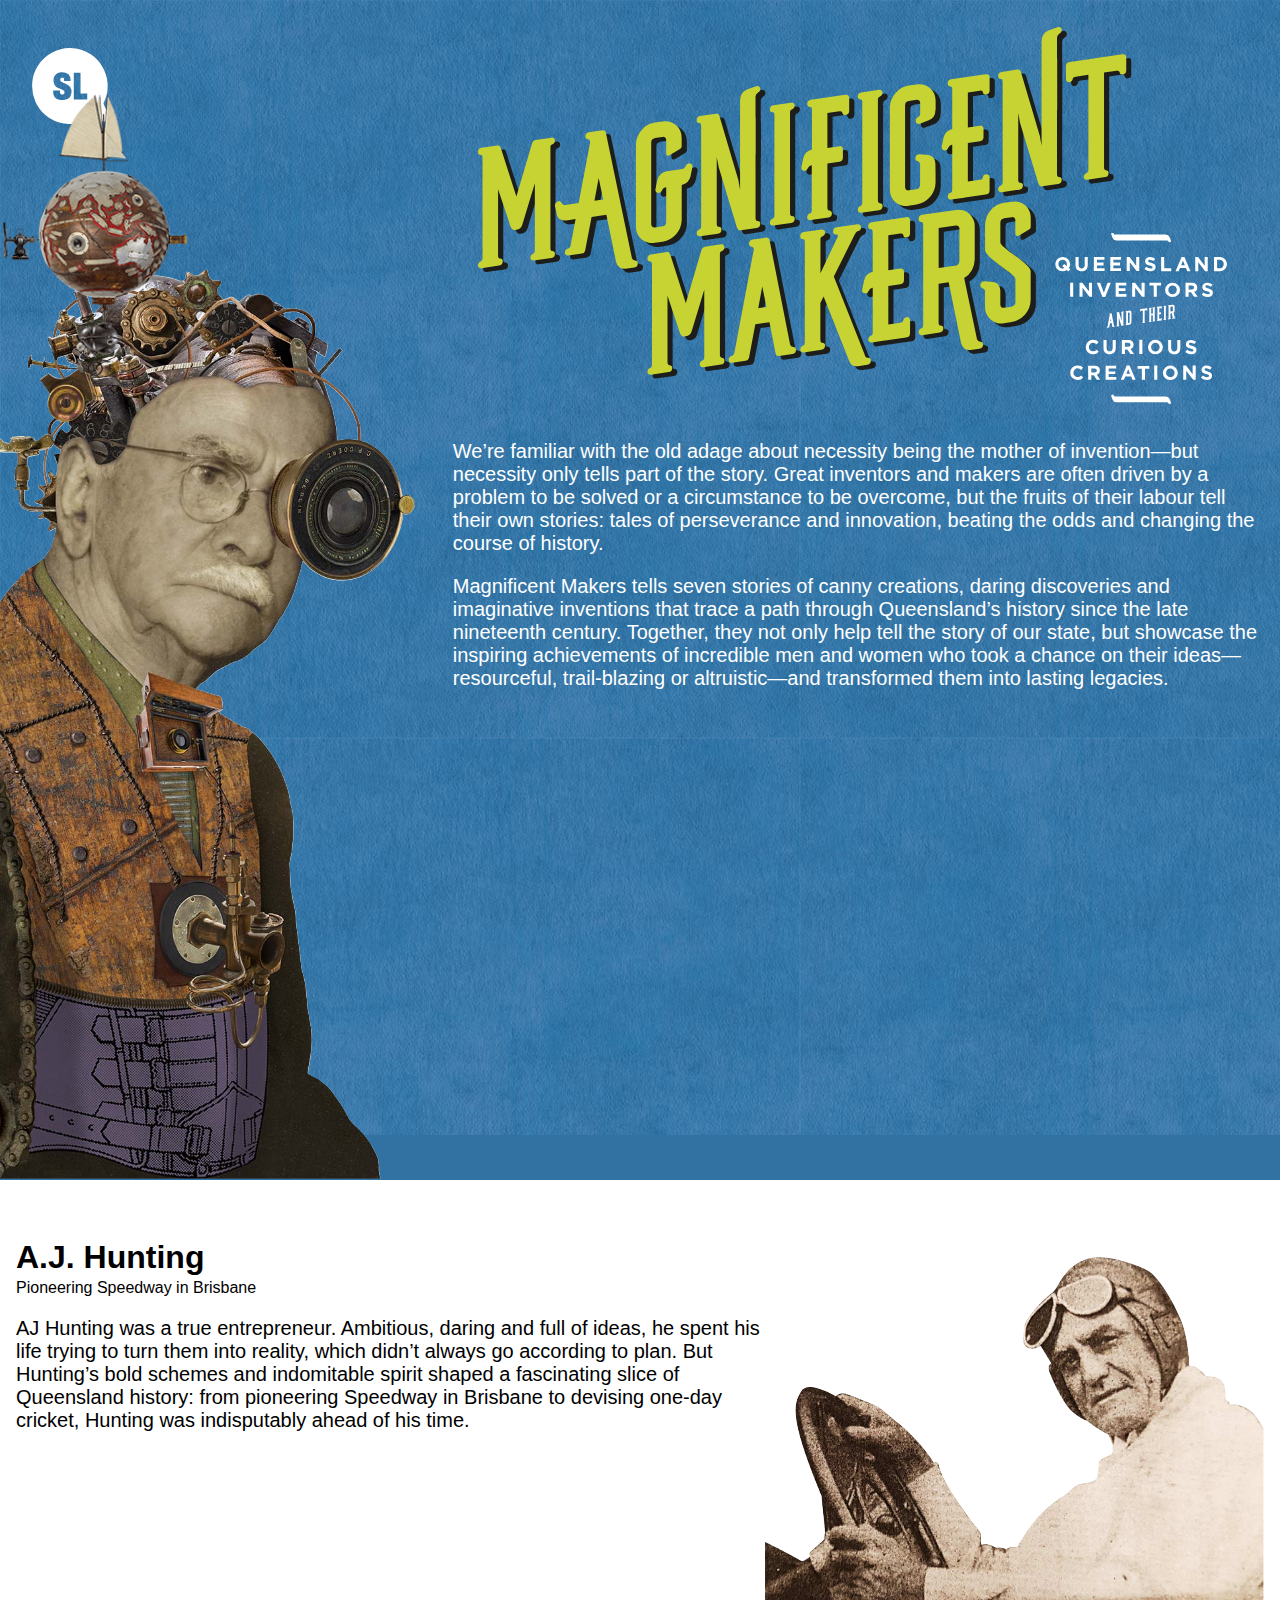
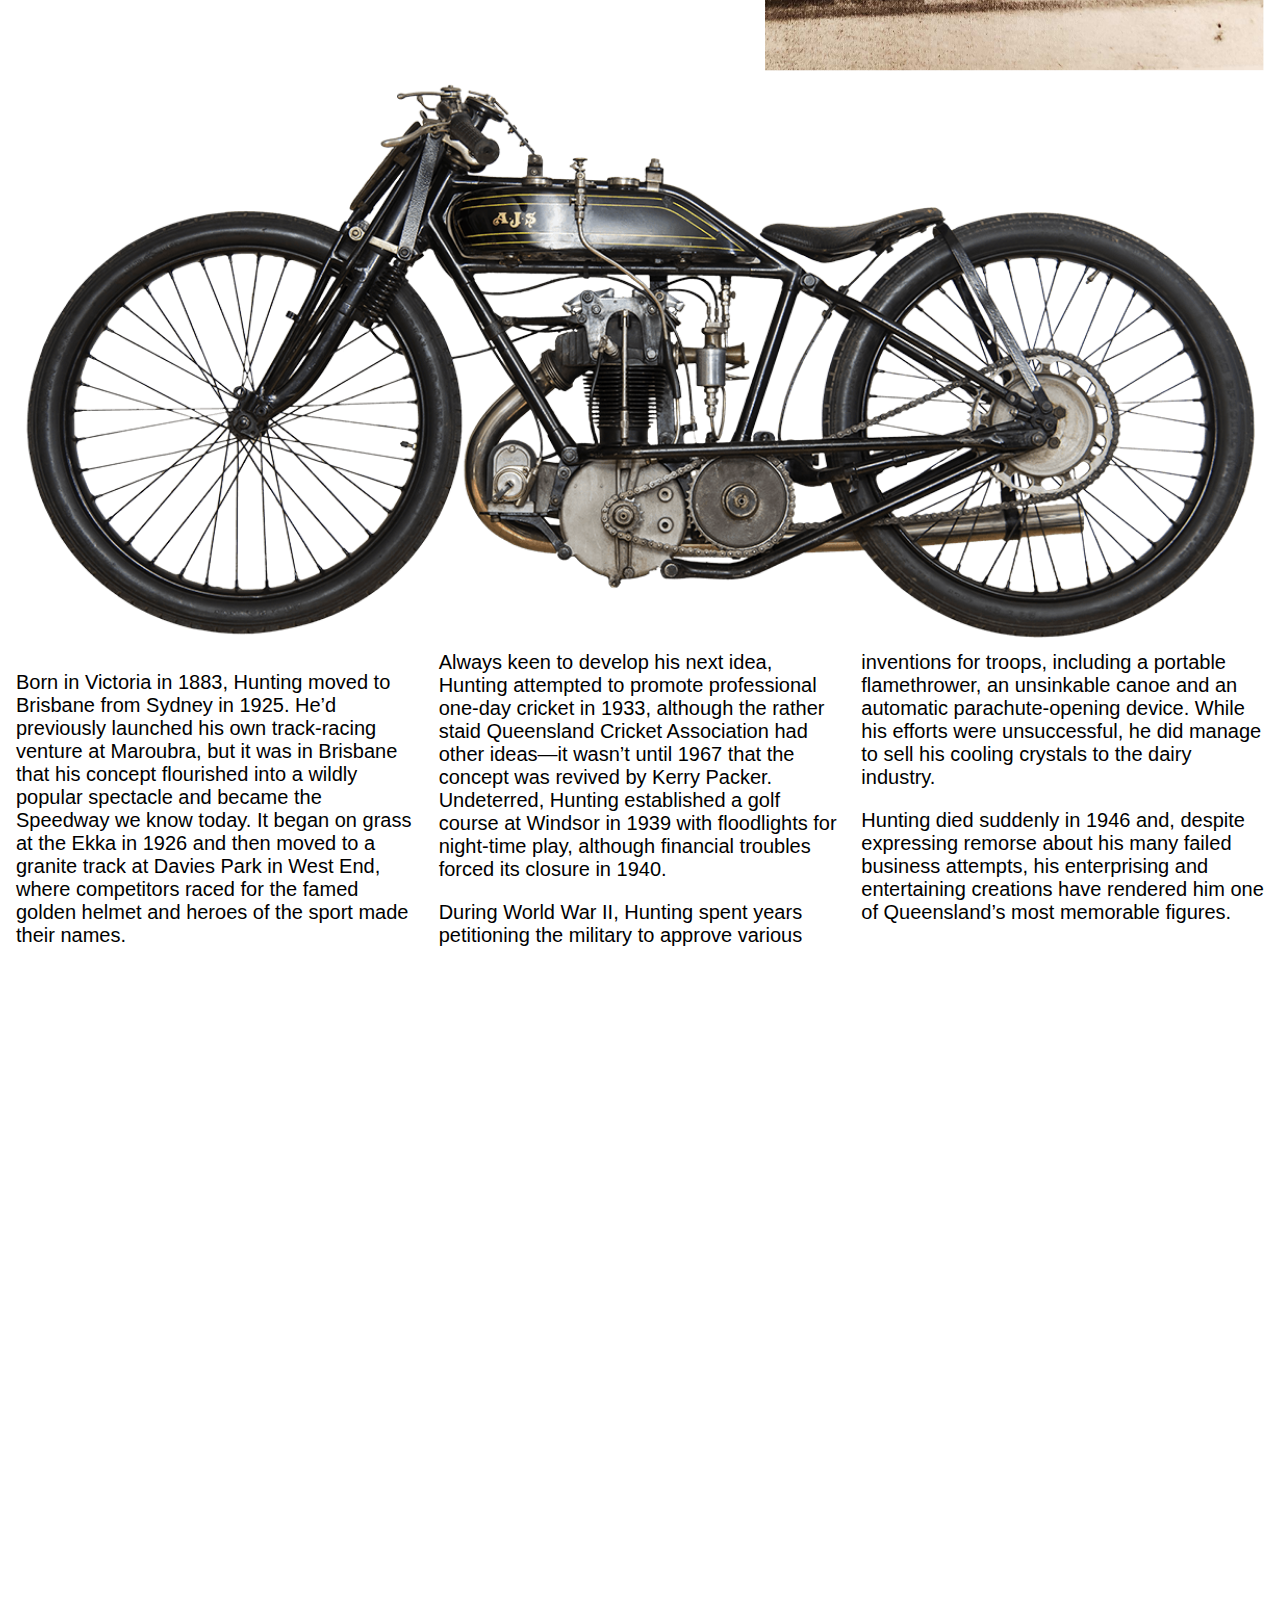
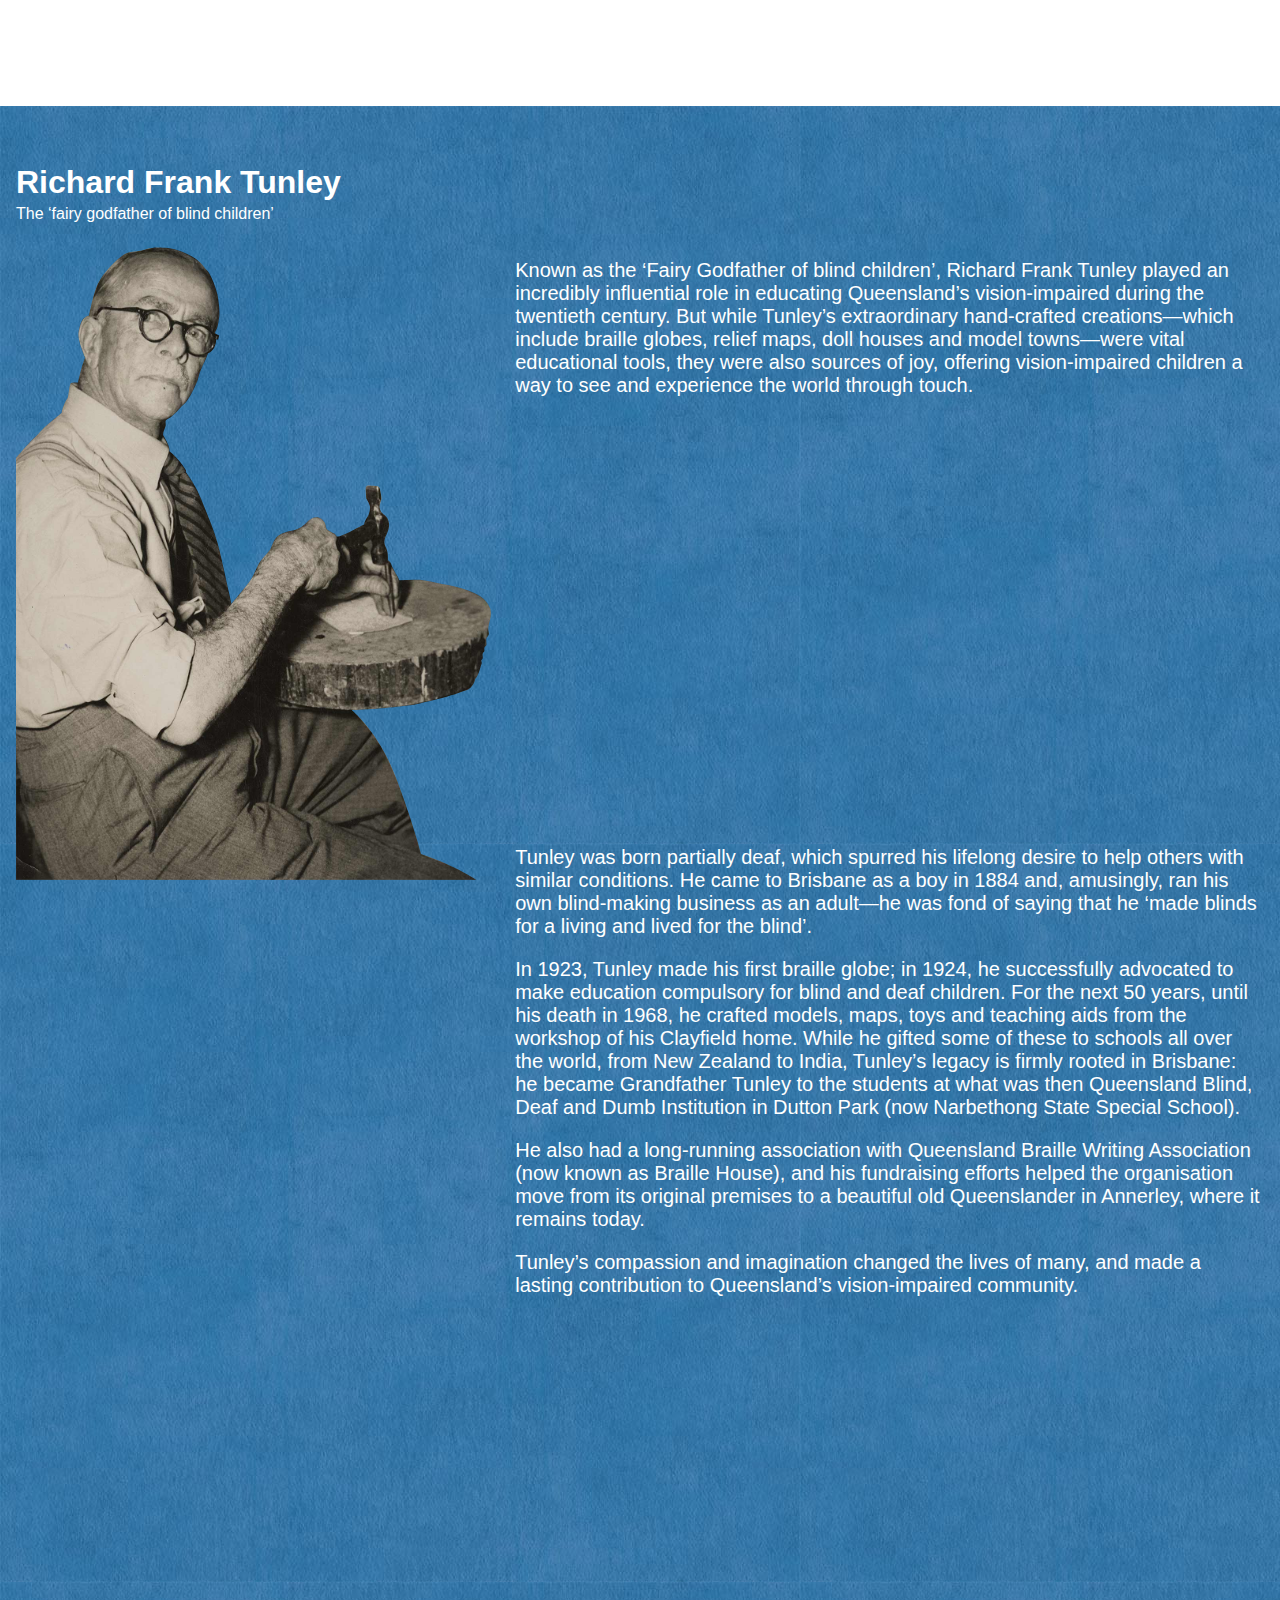
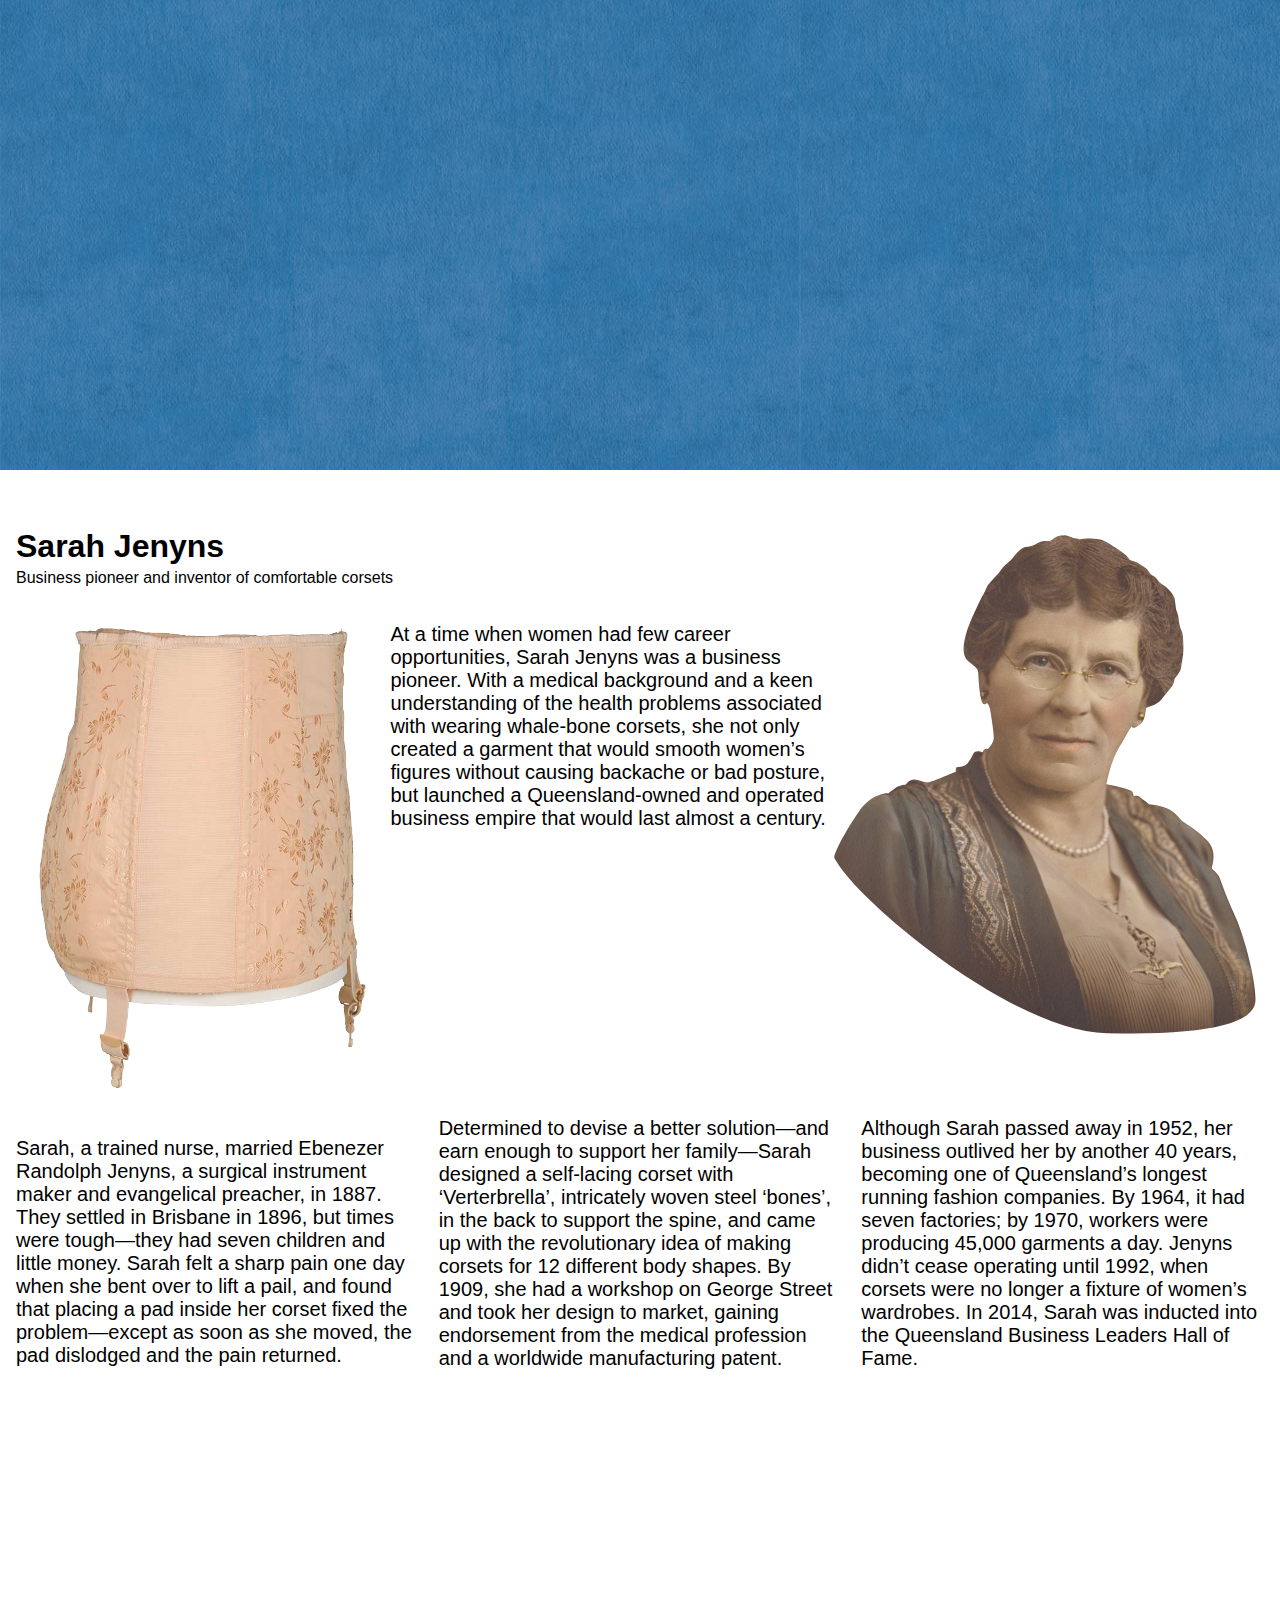
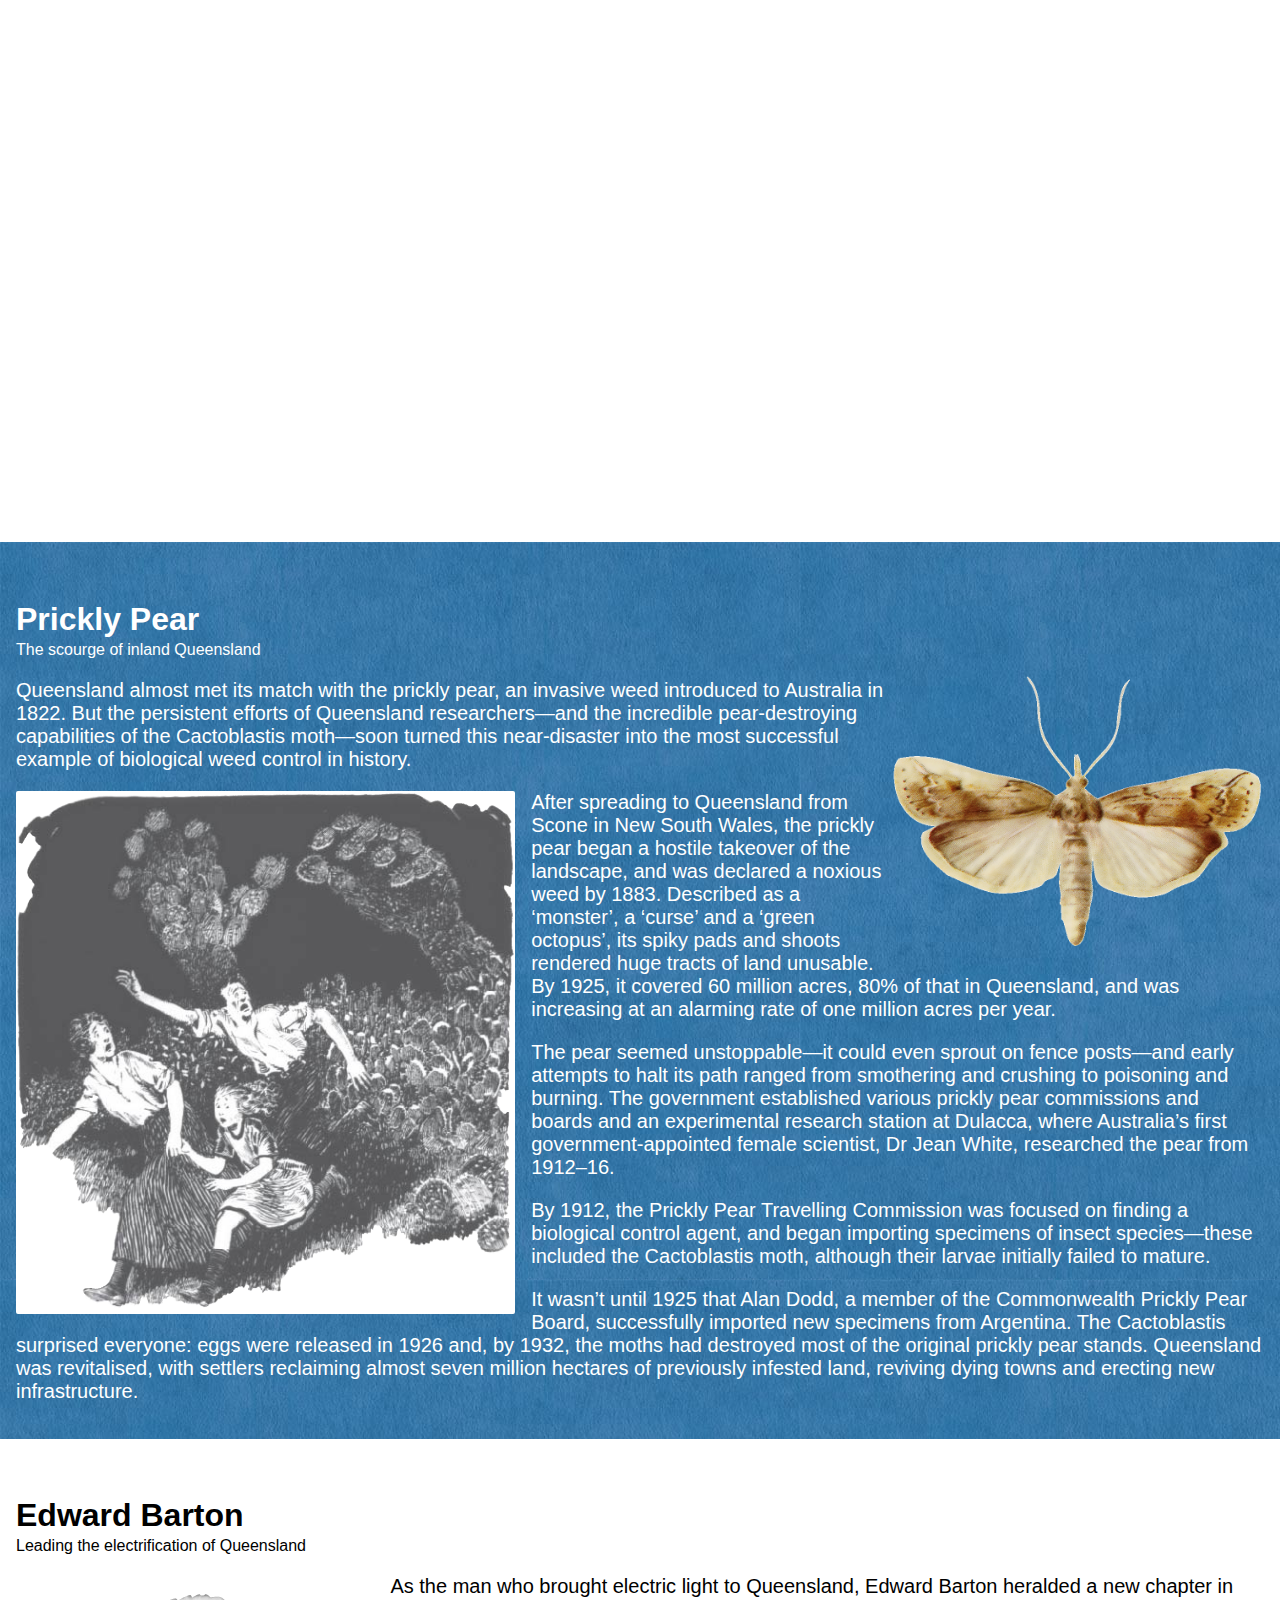
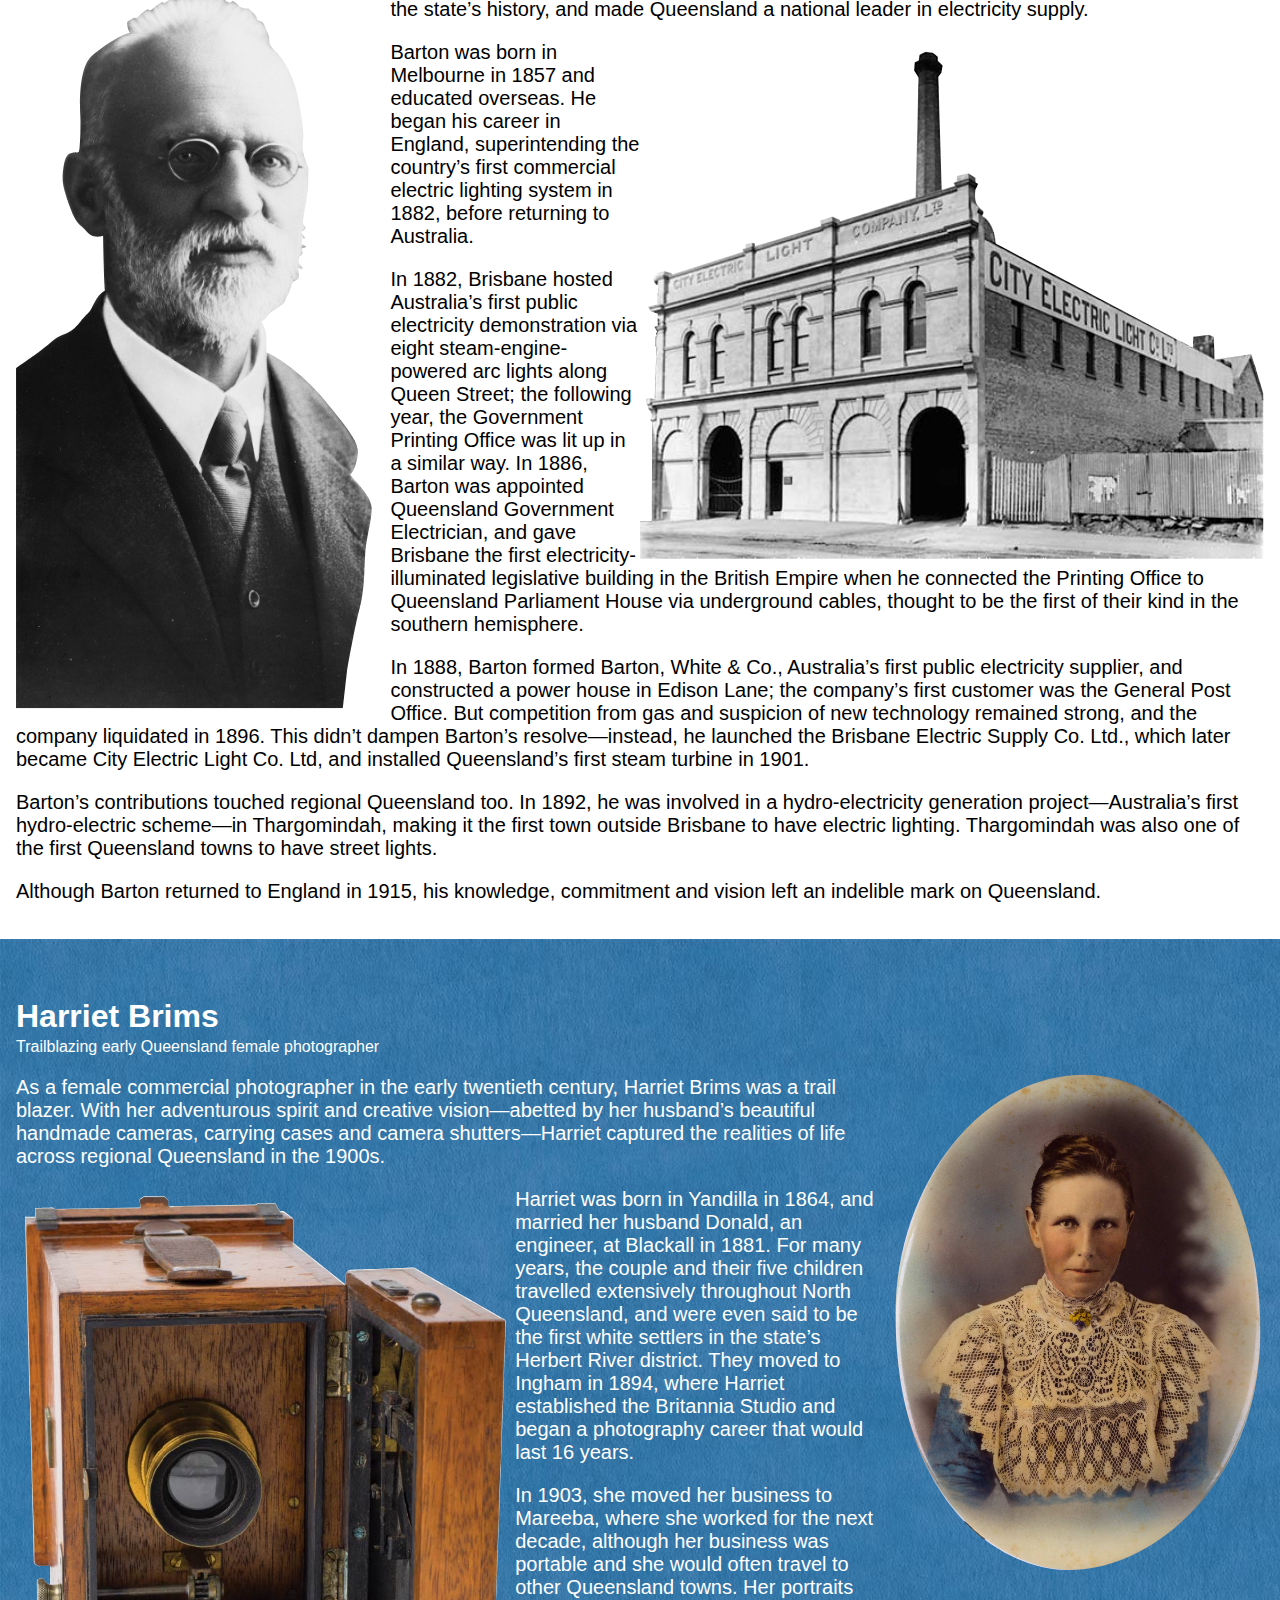
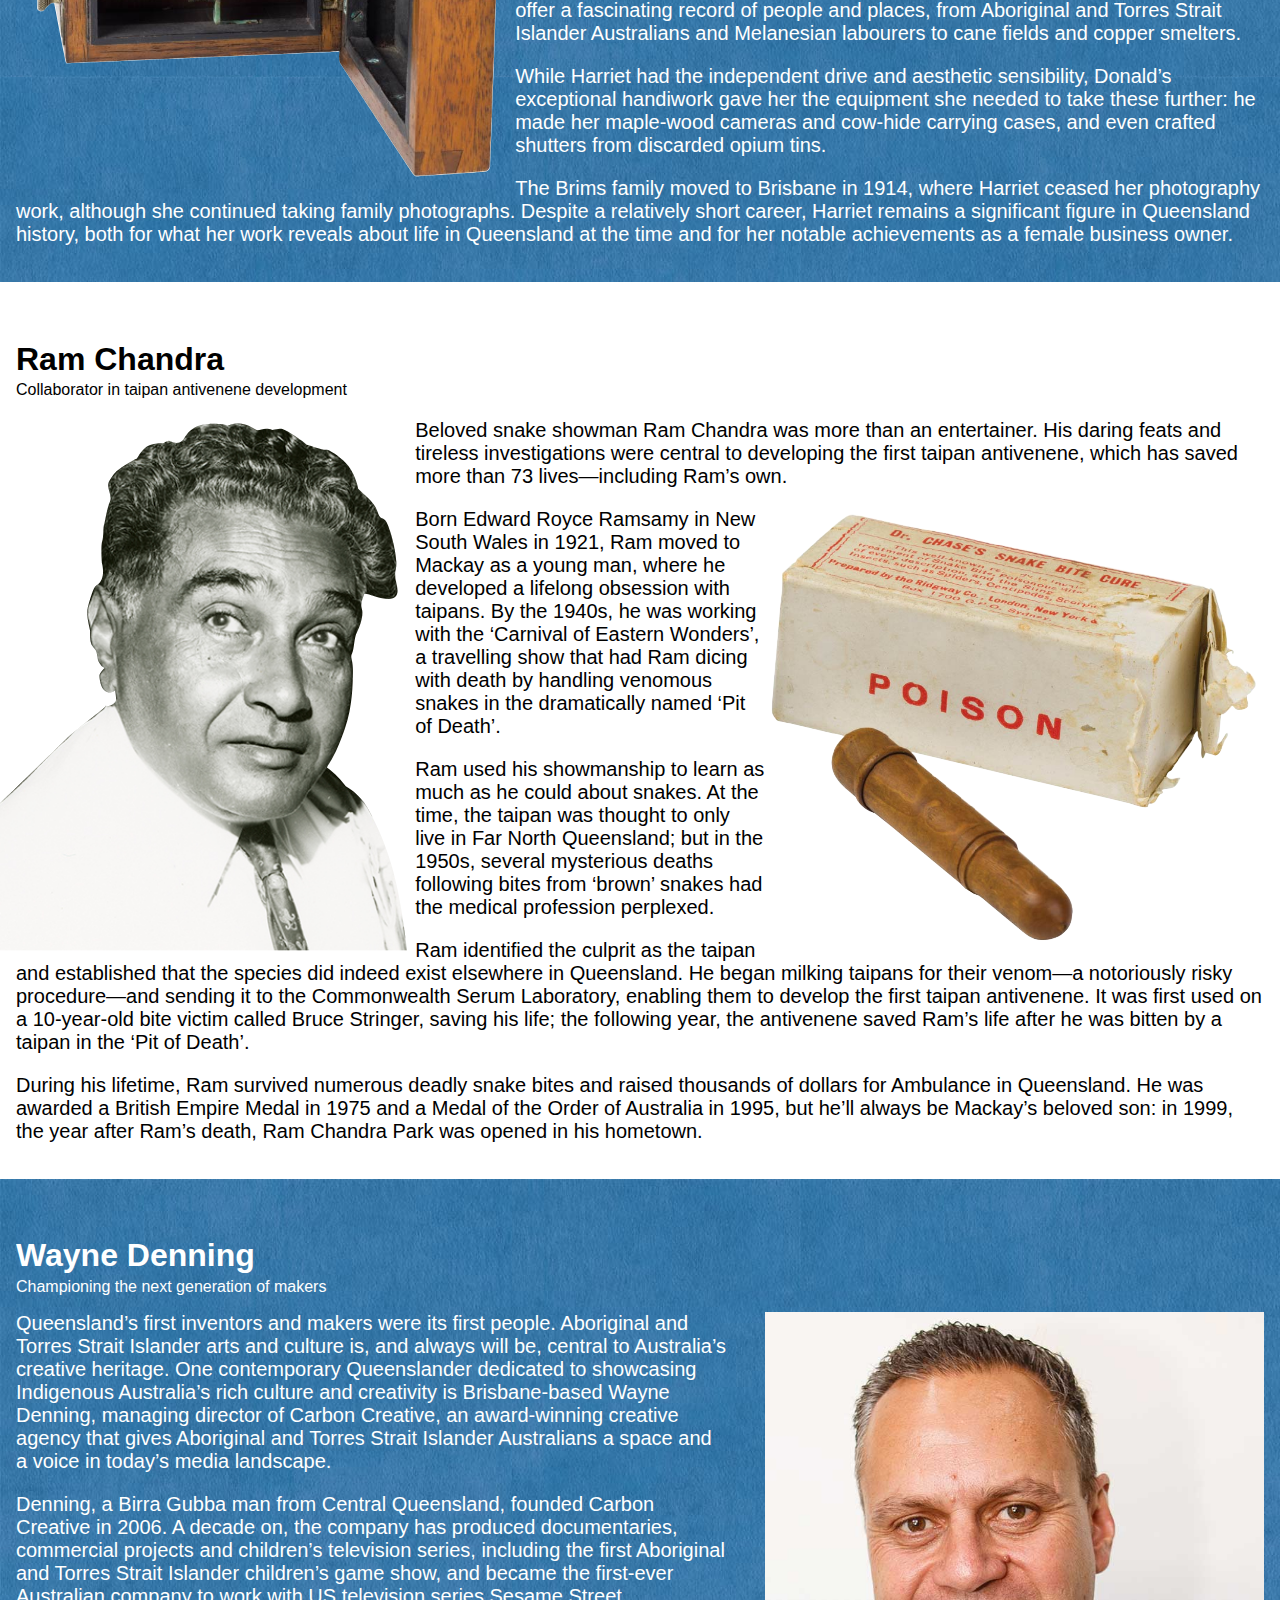
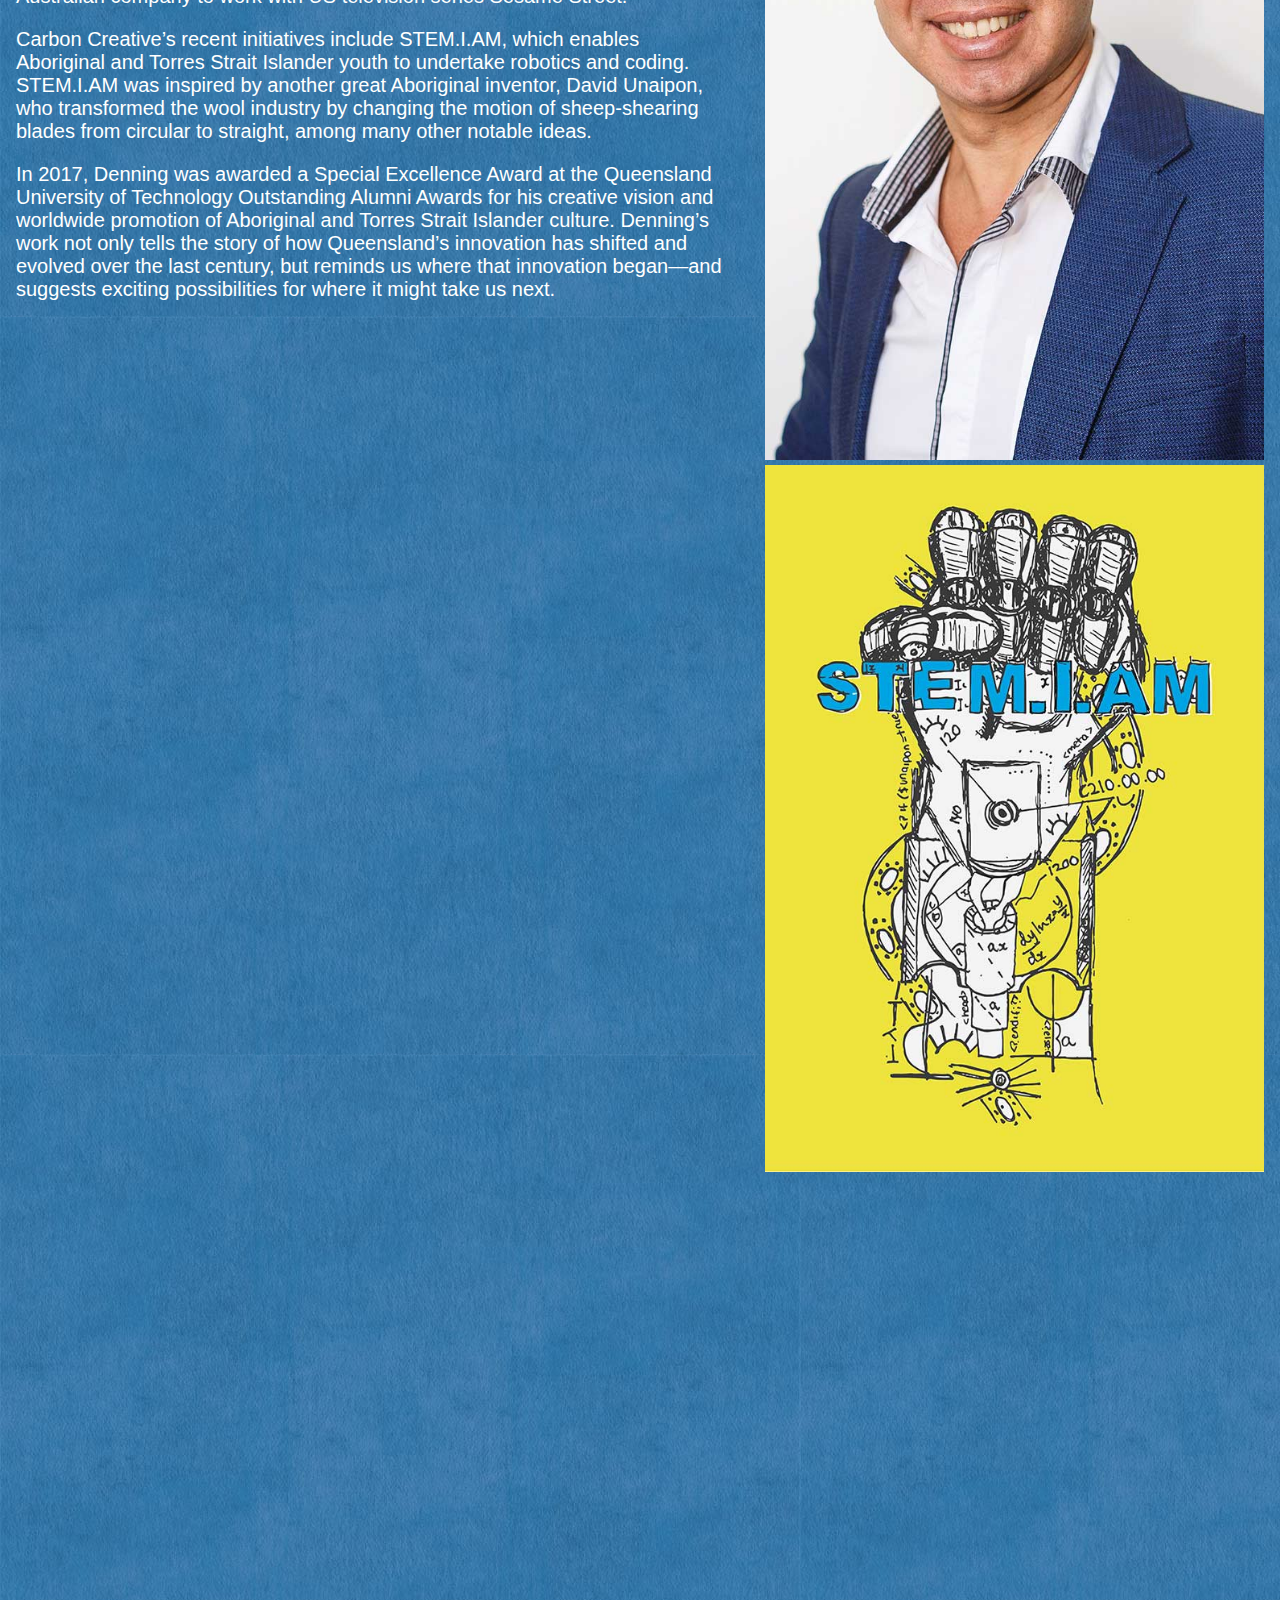
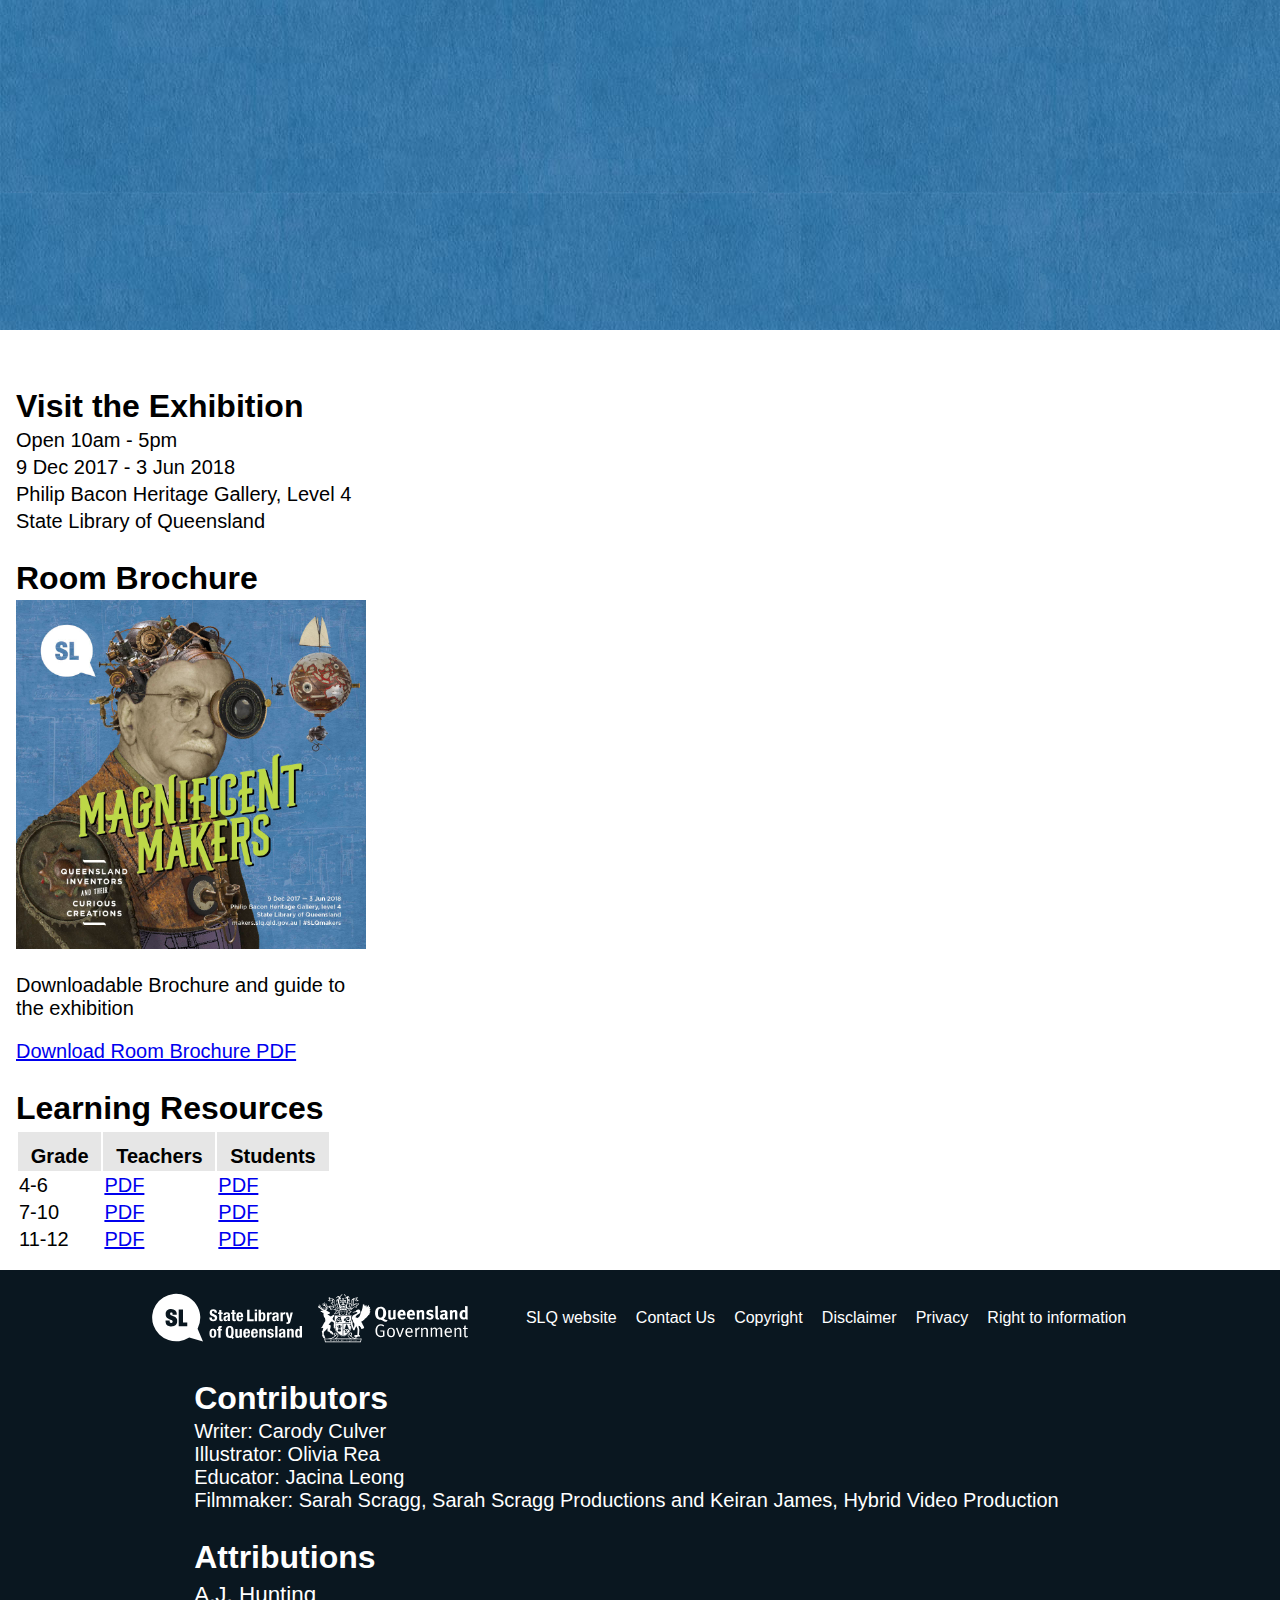
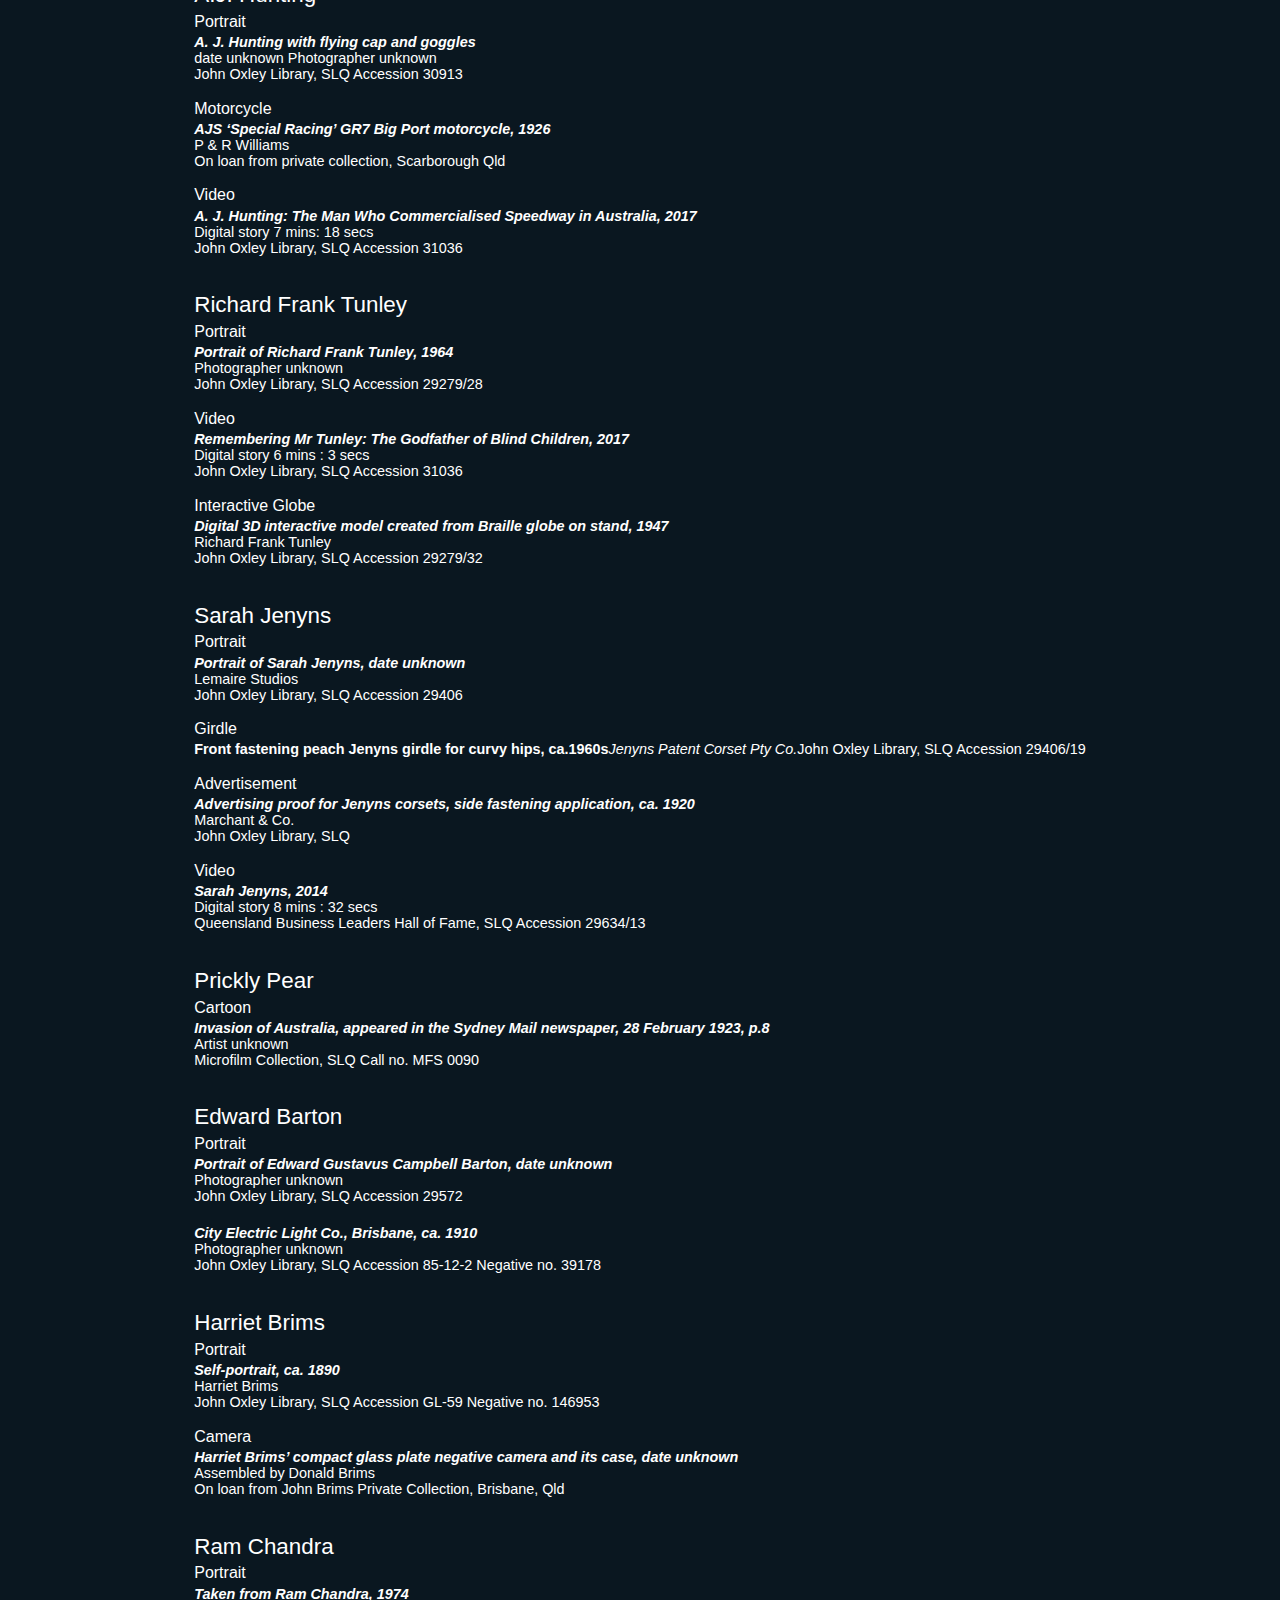
<file: index.html>
<!DOCTYPE html>
<html lang="en">

<head>

    <title>SLQ: Magnificent Makers</title>

    <!-- Google Tag Manager -->
    <script>
        (function(w, d, s, l, i) {
            w[l] = w[l] || [];
            w[l].push({
                'gtm.start': new Date().getTime(),
                event: 'gtm.js'
            });
            var f = d.getElementsByTagName(s)[0],
                j = d.createElement(s),
                dl = l != 'dataLayer' ? '&l=' + l : '';
            j.async = true;
            j.src =
                'https://www.googletagmanager.com/gtm.js?id=' + i + dl;
            f.parentNode.insertBefore(j, f);
        })(window, document, 'script', 'dataLayer', 'GTM-WP2F37');
    </script>
    <!-- End Google Tag Manager -->


    <!-- metadata: LINK + META elements -->
    <meta charset="utf-8">
    <meta name="viewport" content="width=device-width, initial-scale=1.0">

    <!--
    <link rel="shortcut icon" type="image/x-icon" href="" />
-->
    <!-- ################ SLQ Standard Page Metadata ################-->

    <!-- Author Cataloguer metadata //-->

    <!-- Mandatory  //-->
    <meta name="AGLS.Function" scheme="AGIFT" content="Cultural Affairs" />
    <meta name="DC.Subject" scheme="LCSH" content="Inventors - Queensland - Exhibitions: Queensland Inventors - Exhibitions" />
    <meta name="DC.Type.Category" content="Document" />
    <meta name="DC.Language" scheme="RFC1766" content="en" />
    <meta name="DC.Publisher" content="; corporateName=State Library of Queensland" />
    <meta name="DC.Rights" scheme="URL" content="http://www.slq.qld.gov.au/home/copyright" />
    <meta name="QGMS.Security" content="Public" />
    <meta name="DC.Creator" content="; corporateName=State Library of Queensland; jurisdiction=Queensland" />

    <!-- Author metadata //-->

    <!-- Mandatory  //-->
    <meta name="Keywords" content="State Library of Queensland, state library, libraries, Queensland, Magnificent Makers, exhibition, free, inventions, inventors, makers, brisbane" />
    <meta name="DC.Description" content="Meet the inventors, innovators and entreprenuers of Queenslands past in this exhibition at State Library." />
    <meta name="DC.Identifier" scheme="URI" content="http:/makers.slq.qld.gov.au/" />
    <meta name="DC.Title" content="Magnificent Makers" />
    <meta name="DC.Date.Created" scheme="ISO8061" content="2017-11-30" />
    <meta name="DC.Date.Modified" content="2017-12-04" />



    <link rel="stylesheet" media="all" href="css/main.css">

    <!-- Favicons
        ================================================== -->
    <!-- favicon.ico
    <link rel="shortcut icon" href="">
-->
</head>

<body>
    <!-- Google Tag Manager (noscript) -->
    <noscript>
        <iframe src="https://www.googletagmanager.com/ns.html?id=GTM-WP2F37" height="0" width="0" style="display:none;visibility:hidden"></iframe>
    </noscript>
    <!-- End Google Tag Manager (noscript) -->
    <!--
<nav>
        <a href="http://www.slq.qld.com.au"><img src="logo-slq.svg" alt="SLQ Logo"></a>
        <a href="#intro">Introduction</a>
        <a href="#visit">Visit</a>
        <a href="#resources">Resources</a>
        <div id="makerSelector">
            <a href="#hunting">
                <figure><img src="./img/ill-hunting.png" alt="illustration of A.J. Hunting">
                    <figcaption>
                        <p>A.J. Hunting</p>
                        <p>Pioneer of Speedway in Brisbane</p>
                    </figcaption>
                </figure>
            </a>
            <a href="#tunley">
                <figure>
                    <img src="././img/ill-tunley.png" alt="illustration of Frank Tunley">
                    <figcaption>
                        <p>Frank Tunley</p>
                        <p>The ‘fairy godfather of blind children’</p>
                    </figcaption>
                </figure>
            </a>
            <a href="#jenyns">
                <figure>
                    <img src="./img/ill-jenyns.png" alt="illustration of Sarah Jenyns">
                    <figcaption>
                        <p>Sarah Jenyns</p>
                        <p>Inventor of comfortable corsets</p>
                    </figcaption>
                </figure>
            </a>
            <a href="#pear">

                <figure>
                    <img src="./img/ill-moth.png" alt="illustration of a Moth Man">
                    <figcaption>
                        <p>Cactoblastis Moth</p>
                        <p>Destroyer of Prickly Pears</p>
                    </figcaption>
                </figure>
            </a>
            <a href="#barton">

                <figure>
                    <img src="./img/ill-barton.png" alt="illustration of Edward Barton">
                    <figcaption>
                        <p>Edward Barton</p>
                        <p>Leading the electrification of Queensland</p>
                    </figcaption>
                </figure>
            </a>
            <a href="#brims">
                <figure>
                    <img src="./img/ill-brims.png" alt="illustration of Harriet Brims">
                    <figcaption>
                        <p>Harriet Brims</p>
                        <p>Trailblazing commercial photographer</p>
                    </figcaption>
                </figure>
            </a>
            <a href="#chandra">
                <figure>
                    <img src="./img/ill-chandra.png" alt="illustration of Ram Chandra">
                    <figcaption>
                        <p>Ram Chandra</p>
                        <p>Collaborator in taipan antivenene</p>
                    </figcaption>
                </figure>
            </a>
        </div>
    </nav>
-->
    <main class="site">
        <section id="intro">
            <div class="sectionContent">
                <img id="logo-slqmark" alt="logo - SLQ Mark" src="img/logo-slqmark.svg">
                <hgroup class="title">
                    <h1 title="Magnificent Makers"><img src="img/makers-title-subtitle-right.svg" alt="Magnificent Makers: Queensland inventors and their curious creations"></h1>
                    <!--
                <h1 title="Magnificent Makers"><img src="img/makers-title.svg" alt="Magnificent Makers"></h1>
                <img src="img/makers-subtitle.svg" alt="Queensland inventors and their curious creations">-->
                </hgroup>
                <div id="event-info">
                    <p>9 Dec 2017 - 3 Jun 2018 </p>
                    <p>Philip Bacon Heritage Gallery, Level 4</p>
                    <p>State Library of Queensland</p>
                </div>
                <object id="steampunk-tunley" type="image/svg+xml" data="img/steampunk-tunley.svg" title="Photo of Tunley with overlay of exbition elements with a steampunk style">
            </object>
                <article class="text">
                    <p>We’re familiar with the old adage about necessity being the mother of invention—but necessity only tells part of the story. Great inventors and makers are often driven by a problem to be solved or a circumstance to be overcome, but the fruits of their labour tell their own stories: tales of perseverance and innovation, beating the odds and changing the course of history.</p>
                    <p>Magnificent Makers tells seven stories of canny creations, daring discoveries and imaginative inventions that trace a path through Queensland’s history since the late nineteenth century. Together, they not only help tell the story of our state, but showcase the inspiring achievements of incredible men and women who took a chance on their ideas—resourceful, trail-blazing or altruistic—and transformed them into lasting legacies.</p>
                    <div id="introVideo" class="embed-container">
                        <iframe src="https://player.vimeo.com/video/243041983" webkitallowfullscreen mozallowfullscreen allowfullscreen></iframe>
                    </div>
                </article>
                <!--
                <div id="steampunk-airship-container">
                    <object id="steampunk-airship" type="image/svg+xml" data="img/steampunk-airship.svg">
                </object>
</div>
-->
                <div id="steampunk-airship-container">
                    <img id="steampunk-airship" src="img/home-airship-vertical.png" alt="Steampunk style airship">
                </div>
            </div>
        </section>

        <section id="hunting">
            <div class="sectionContent">
                <hgroup class="heading">
                    <h2>A.J. Hunting</h2>
                    <p>Pioneering Speedway in Brisbane</p>
                </hgroup>
                <figure class="portrait">
                    <object type="image/svg+xml" data="img/hunting-portrait.svg" alt="Photo of A.J. Hunting in a car wearing an old fighter hat with goggles"></object>
                    <figcaption>
                        <p>Photograph A.J Hunting with flying hat and goggles</p>
                        <p>image:</p>
                    </figcaption>
                </figure>
                <div class="blurb">
                    <p>AJ Hunting was a true entrepreneur. Ambitious, daring and full of ideas, he spent his life trying to turn them into reality, which didn’t always go according to plan. But Hunting’s bold schemes and indomitable spirit shaped a fascinating slice of Queensland history: from pioneering Speedway in Brisbane to devising one-day cricket, Hunting was indisputably ahead of his time.</p>
                </div>
                <figure class="image">
                    <img src="img/hunting-motorbike.png" alt="PAJS ‘Special Racing’ GR7 Big Port motorcycle">
                    <!--<object type="image/svg+xml" data="img/hunting-motorbike.svg" alt="PAJS ‘Special Racing’ GR7 Big Port motorcycle"></object>-->
                    <figcaption>
                        <p>PAJS ‘Special Racing’ GR7 Big Port motorcycle, 1926</p>
                        <p>P n R Williams On loan from private collection, Scarborough Qld</p>
                    </figcaption>
                </figure>
                <div class="bodytext">
                    <p> Born in Victoria in 1883, Hunting moved to Brisbane from Sydney in 1925. He’d previously launched his own track-racing venture at Maroubra, but it was in Brisbane that his concept flourished into a wildly popular spectacle and became the Speedway we know today. It began on grass at the Ekka in 1926 and then moved to a granite track at Davies Park in West End, where competitors raced for the famed golden helmet and heroes of the sport made their names.</p>
                    <p> Always keen to develop his next idea, Hunting attempted to promote professional one-day cricket in 1933, although the rather staid Queensland Cricket Association had other ideas—it wasn’t until 1967 that the concept was revived by Kerry Packer. Undeterred, Hunting established a golf course at Windsor in 1939 with floodlights for night-time play, although financial troubles forced its closure in 1940.</p>
                    <p> During World War II, Hunting spent years petitioning the military to approve various inventions for troops, including a portable flamethrower, an unsinkable canoe and an automatic parachute-opening device. While his efforts were unsuccessful, he did manage to sell his cooling crystals to the dairy industry.</p>
                    <p> Hunting died suddenly in 1946 and, despite expressing remorse about his many failed business attempts, his enterprising and entertaining creations have rendered him one of Queensland’s most memorable figures. </p>
                </div>
                <div class="media">

                    <div class="embed-container">
                        <iframe src="https://player.vimeo.com/video/243041931" webkitallowfullscreen mozallowfullscreen allowfullscreen></iframe>
                    </div>

                </div>
            </div>
        </section>
        <section id="tunley">
            <div class="sectionContent">
                <hgroup>
                    <h2>Richard Frank Tunley</h2>
                    <p>The ‘fairy godfather of blind children’</p>
                </hgroup>
                <figure class="portrait">
                    <object type="image/svg+xml" data="img/tunley-portrait.svg" title="Portrait Photo of Frank Tunley"></object>
                    <figcaption>
                        <p>Portrait of Frank Tunley</p>
                        <p>image:</p>
                    </figcaption>
                </figure>
                <div class="blurb">
                    <p>Known as the ‘Fairy Godfather of blind children’, Richard Frank Tunley played an incredibly influential role in educating Queensland’s vision-impaired during the twentieth century. But while Tunley’s extraordinary hand-crafted creations—which include braille globes, relief maps, doll houses and model towns—were vital educational tools, they were also sources of joy, offering vision-impaired children a way to see and experience the world through touch.</p>
                </div>
                <div id="interactiveGlobe" class="embed-container">
                    <div class="sketchfab-embed-wrapper"><iframe src="https://sketchfab.com/models/a21462a61dbf4979bc312dd85a57ba14/embed?autospin=0.2&amp;autostart=0;transparent=1;ui_stop=1;ui_controls=0;ui_general_controls=0" allowvr allowfullscreen mozallowfullscreen="true" webkitallowfullscreen="true" onmousewheel=""></iframe>

                    </div>
                </div>
                <div class="bodytext">
                    <p> Tunley was born partially deaf, which spurred his lifelong desire to help others with similar conditions. He came to Brisbane as a boy in 1884 and, amusingly, ran his own blind-making business as an adult—he was fond of saying that he ‘made blinds for a living and lived for the blind’.</p>
                    <p> In 1923, Tunley made his first braille globe; in 1924, he successfully advocated to make education compulsory for blind and deaf children. For the next 50 years, until his death in 1968, he crafted models, maps, toys and teaching aids from the workshop of his Clayfield home. While he gifted some of these to schools all over the world, from New Zealand to India, Tunley’s legacy is firmly rooted in Brisbane: he became Grandfather Tunley to the students at what was then Queensland Blind, Deaf and Dumb Institution in Dutton Park (now Narbethong State Special School).</p>
                    <p> He also had a long-running association with Queensland Braille Writing Association (now known as Braille House), and his fundraising efforts helped the organisation move from its original premises to a beautiful old Queenslander in Annerley, where it remains today.</p>
                    <p> Tunley’s compassion and imagination changed the lives of many, and made a lasting contribution to Queensland’s vision-impaired community.</p>
                </div>
                <div class="embed-container digitalStory">
                    <iframe src="https://player.vimeo.com/video/243041990" webkitallowfullscreen mozallowfullscreen allowfullscreen></iframe>
                </div>


            </div>
        </section>
        <section id="jenyns">
            <div class="sectionContent">
                <hgroup>
                    <h2>Sarah Jenyns</h2>
                    <p>Business pioneer and inventor of comfortable corsets</p>
                </hgroup>
                <figure class="portrait">
                    <object type="image/svg+xml" data="img/jenyns-portrait.svg" title="Portrait Photo of Sarah Jenyns"></object>
                    <figcaption>
                        <p>Portrait of Sara Jenyns</p>
                        <p>image:</p>
                    </figcaption>
                </figure>
                <div class="blurb">
                    <p>At a time when women had few career opportunities, Sarah Jenyns was a business pioneer. With a medical background and a keen understanding of the health problems associated with wearing whale-bone corsets, she not only created a garment that would smooth women’s figures without causing backache or bad posture, but launched a Queensland-owned and operated business empire that would last almost a century.</p>
                </div>
                <figure class="hero">
                    <object type="image/svg+xml" data="img/jenyns-corset.svg" title="Revolutionary corset designed and manufactured by Jenyns"></object>
                    <figcaption>
                        <p>Corset</p>
                        <p>image:</p>
                    </figcaption>
                </figure>
                <div class="bodytext">
                    <p> Sarah, a trained nurse, married Ebenezer Randolph Jenyns, a surgical instrument maker and evangelical preacher, in 1887. They settled in Brisbane in 1896, but times were tough—they had seven children and little money. Sarah felt a sharp pain one day when she bent over to lift a pail, and found that placing a pad inside her corset fixed the problem—except as soon as she moved, the pad dislodged and the pain returned.</p>
                    <p> Determined to devise a better solution—and earn enough to support her family—Sarah designed a self-lacing corset with ‘Verterbrella’, intricately woven steel ‘bones’, in the back to support the spine, and came up with the revolutionary idea of making corsets for 12 different body shapes. By 1909, she had a workshop on George Street and took her design to market, gaining endorsement from the medical profession and a worldwide manufacturing patent.</p>
                    <p> Although Sarah passed away in 1952, her business outlived her by another 40 years, becoming one of Queensland’s longest running fashion companies. By 1964, it had seven factories; by 1970, workers were producing 45,000 garments a day. Jenyns didn’t cease operating until 1992, when corsets were no longer a fixture of women’s wardrobes. In 2014, Sarah was inducted into the Queensland Business Leaders Hall of Fame.</p>
                </div>
                <div class="embed-container">
                    <iframe src="https://player.vimeo.com/video/245301234" frameborder="0" webkitallowfullscreen mozallowfullscreen allowfullscreen></iframe>
                </div>
            </div>
        </section>

        <section id="moth">
            <div class="sectionContent">
                <hgroup>
                    <h2>Prickly Pear</h2>
                    <p>The scourge of inland Queensland</p>
                </hgroup>
                <figure class="portrait">
                    <img src="img/moth-portrait.png" alt="Illustration of a Cactoblastic Moth">
                    <!--
        <object type="image/svg+xml" data="img/moth-portrait.svg" title="The Cactoblastis moth"></object> -->
                    <figcaption>
                        <p>Photo of the Cactoblastic Moth</p>
                        <p>image:</p>
                    </figcaption>
                </figure>
                <div class="blurb">
                    <p> Queensland almost met its match with the prickly pear, an invasive weed introduced to Australia in 1822. But the persistent efforts of Queensland researchers—and the incredible pear-destroying capabilities of the Cactoblastis moth—soon turned this near-disaster into the most successful example of biological weed control in history.</p>
                </div>
                <figure class="hero">
                    <!-- <img src="img/moth-invasion.jpg">-->

                    <object type="image/svg+xml" data="img/moth-invasion.svg" title=""></object>
                    <figcaption>
                        <p></p>
                        <p>image:</p>
                    </figcaption>
                </figure>
                <div class="bodytext">
                    <p> After spreading to Queensland from Scone in New South Wales, the prickly pear began a hostile takeover of the landscape, and was declared a noxious weed by 1883. Described as a ‘monster’, a ‘curse’ and a ‘green octopus’, its spiky pads and shoots rendered huge tracts of land unusable. By 1925, it covered 60 million acres, 80% of that in Queensland, and was increasing at an alarming rate of one million acres per year.</p>
                    <p> The pear seemed unstoppable—it could even sprout on fence posts—and early attempts to halt its path ranged from smothering and crushing to poisoning and burning. The government established various prickly pear commissions and boards and an experimental research station at Dulacca, where Australia’s first government-appointed female scientist, Dr Jean White, researched the pear from 1912‒16.</p>
                    <p> By 1912, the Prickly Pear Travelling Commission was focused on finding a biological control agent, and began importing specimens of insect species—these included the Cactoblastis moth, although their larvae initially failed to mature. </p>
                    <p> It wasn’t until 1925 that Alan Dodd, a member of the Commonwealth Prickly Pear Board, successfully imported new specimens from Argentina. The Cactoblastis surprised everyone: eggs were released in 1926 and, by 1932, the moths had destroyed most of the original prickly pear stands. Queensland was revitalised, with settlers reclaiming almost seven million hectares of previously infested land, reviving dying towns and erecting new infrastructure. </p>
                </div>
            </div>
            <div class="media"> </div>
        </section>
        <section id="barton">
            <div class="sectionContent">
                <hgroup>
                    <h2>Edward Barton</h2>
                    <p>Leading the electrification of Queensland</p>
                </hgroup>
                <figure class="portrait">
                    <object type="image/svg+xml" data="img/barton-portrait.svg" title="Portrait Photo of Edward Barton"></object>
                    <figcaption>
                        <p>Portrait of Edward Barton</p>
                        <p>image:</p>
                    </figcaption>
                </figure>
                <div class="blurb">
                    <p>As the man who brought electric light to Queensland, Edward Barton heralded a new chapter in the state’s history, and made Queensland a national leader in electricity supply.</p>
                </div>
                <figure id="factoryEtch">
                    <object type="image/svg+xml" data="img/barton-factory.svg" title="Barton's Factory"></object>
                    <figcaption>
                        <p>Barton's Factory</p>
                        <p>image:</p>
                    </figcaption>
                </figure>
                <div class="bodytext">
                    <p> Barton was born in Melbourne in 1857 and educated overseas. He began his career in England, superintending the country’s first commercial electric lighting system in 1882, before returning to Australia. </p>
                    <p> In 1882, Brisbane hosted Australia’s first public electricity demonstration via eight steam-engine-powered arc lights along Queen Street; the following year, the Government Printing Office was lit up in a similar way. In 1886, Barton was appointed Queensland Government Electrician, and gave Brisbane the first electricity-illuminated legislative building in the British Empire when he connected the Printing Office to Queensland Parliament House via underground cables, thought to be the first of their kind in the southern hemisphere.</p>
                    <p> In 1888, Barton formed Barton, White &amp; Co., Australia’s first public electricity supplier, and constructed a power house in Edison Lane; the company’s first customer was the General Post Office. But competition from gas and suspicion of new technology remained strong, and the company liquidated in 1896. This didn’t dampen Barton’s resolve—instead, he launched the Brisbane Electric Supply Co. Ltd., which later became City Electric Light Co. Ltd, and installed Queensland’s first steam turbine in 1901.</p>
                    <p> Barton’s contributions touched regional Queensland too. In 1892, he was involved in a hydro-electricity generation project—Australia’s first hydro-electric scheme—in Thargomindah, making it the first town outside Brisbane to have electric lighting. Thargomindah was also one of the first Queensland towns to have street lights.</p>
                    <p> Although Barton returned to England in 1915, his knowledge, commitment and vision left an indelible mark on Queensland.</p>
                </div>
                <div class="media"> </div>
            </div>
        </section>
        <section id="brims">
            <div class="sectionContent">
                <hgroup>
                    <h2>Harriet Brims</h2>
                    <p>Trailblazing early Queensland female photographer</p>
                </hgroup>
                <figure class="portrait">
                    <object type="image/svg+xml" data="img/brims-portrait.svg" title="Portrait Photo of Harriet Brims"></object>
                    <figcaption>
                        <p>Portrait of Harriet Brims</p>
                        <p>image:</p>
                    </figcaption>
                </figure>
                <div class="blurb">
                    <p> As a female commercial photographer in the early twentieth century, Harriet Brims was a trail blazer. With her adventurous spirit and creative vision—abetted by her husband’s beautiful handmade cameras, carrying cases and camera shutters—Harriet captured the realities of life across regional Queensland in the 1900s.</p>
                </div>
                <figure id="boxCamera">
                    <object type="image/svg+xml" data="img/brims-camera.svg" title=""></object>
                    <figcaption>
                        <p></p>
                        <p>image:</p>
                    </figcaption>
                </figure>
                <div class="bodytext">
                    <p> Harriet was born in Yandilla in 1864, and married her husband Donald, an engineer, at Blackall in 1881. For many years, the couple and their five children travelled extensively throughout North Queensland, and were even said to be the first white settlers in the state’s Herbert River district. They moved to Ingham in 1894, where Harriet established the Britannia Studio and began a photography career that would last 16 years.</p>
                    <p> In 1903, she moved her business to Mareeba, where she worked for the next decade, although her business was portable and she would often travel to other Queensland towns. Her portraits offer a fascinating record of people and places, from Aboriginal and Torres Strait Islander Australians and Melanesian labourers to cane fields and copper smelters.</p>
                    <p> While Harriet had the independent drive and aesthetic sensibility, Donald’s exceptional handiwork gave her the equipment she needed to take these further: he made her maple-wood cameras and cow-hide carrying cases, and even crafted shutters from discarded opium tins.</p>
                    <p> The Brims family moved to Brisbane in 1914, where Harriet ceased her photography work, although she continued taking family photographs. Despite a relatively short career, Harriet remains a significant figure in Queensland history, both for what her work reveals about life in Queensland at the time and for her notable achievements as a female business owner.</p>
                </div>
            </div>
        </section>
        <section id="chandra">
            <div class="sectionContent">
                <hgroup>
                    <h2>Ram Chandra</h2>
                    <p>Collaborator in taipan antivenene development</p>
                </hgroup>
                <figure class="portrait">
                    <object type="image/svg+xml" data="img/chandra-portrait.svg" title="Portrait Photo of Ram Chandra"></object>
                    <figcaption>
                        <p>Portrait of Ram Chandra</p>
                        <p>image:</p>
                    </figcaption>
                </figure>
                <div class="blurb">
                    <p>Beloved snake showman Ram Chandra was more than an entertainer. His daring feats and tireless investigations were central to developing the first taipan antivenene, which has saved more than 73 lives—including Ram’s own.</p>
                </div>
                <figure id="biteKit">
                    <object type="image/svg+xml" data="img/chandra-kit.svg" title="Snake bite Kit"></object>
                    <figcaption>
                        <p>Snake bite kit</p>
                        <p>image:</p>
                    </figcaption>
                </figure>
                <div class="bodytext">
                    <p>Born Edward Royce Ramsamy in New South Wales in 1921, Ram moved to Mackay as a young man, where he developed a lifelong obsession with taipans. By the 1940s, he was working with the ‘Carnival of Eastern Wonders’, a travelling show that had Ram dicing with death by handling venomous snakes in the dramatically named ‘Pit of Death’.</p>
                    <p>Ram used his showmanship to learn as much as he could about snakes. At the time, the taipan was thought to only live in Far North Queensland; but in the 1950s, several mysterious deaths following bites from ‘brown’ snakes had the medical profession perplexed.
                    </p>
                    <p>Ram identified the culprit as the taipan and established that the species did indeed exist elsewhere in Queensland. He began milking taipans for their venom—a notoriously risky procedure—and sending it to the Commonwealth Serum Laboratory, enabling them to develop the first taipan antivenene. It was first used on a 10-year-old bite victim called Bruce Stringer, saving his life; the following year, the antivenene saved Ram’s life after he was bitten by a taipan in the ‘Pit of Death’.</p>
                    <p>During his lifetime, Ram survived numerous deadly snake bites and raised thousands of dollars for Ambulance in Queensland. He was awarded a British Empire Medal in 1975 and a Medal of the Order of Australia in 1995, but he’ll always be Mackay’s beloved son: in 1999, the year after Ram’s death, Ram Chandra Park was opened in his hometown.</p>
                </div>
            </div>
        </section>
        <section id="denning">
            <div class="sectionContent">
                <hgroup>
                    <h2>Wayne Denning</h2>
                    <p>Championing the next generation of makers</p>
                </hgroup>
                <figure class="portrait">
                    <img src="img/denning-portrait.jpg" alt="Portrait photo of Wayne Denning's" />
                    <figcaption>
                        <p>Portrait of Wayne Dennings</p>
                        <p>image:</p>
                    </figcaption>
                </figure>
                <div class="blurb">
                    <p>Queensland’s first inventors and makers were its first people. Aboriginal and Torres Strait Islander arts and culture is, and always will be, central to Australia’s creative heritage. One contemporary Queenslander dedicated to showcasing Indigenous Australia’s rich culture and creativity is Brisbane-based Wayne Denning, managing director of Carbon Creative, an award-winning creative agency that gives Aboriginal and Torres Strait Islander Australians a space and a voice in today’s media landscape.
                    </p>
                </div>
                <figure class="stem image">
                    <img src="img/denning-stemiam-620.jpg" alt="Portrait photo of Wayne Denning's" />
                    <figcaption>
                        <p>Portrait of Wayne Dennings</p>
                        <p>image:</p>
                    </figcaption>
                </figure>
                <div class="bodytext">
                    <p>
                        Denning, a Birra Gubba man from Central Queensland, founded Carbon Creative in 2006. A decade on, the company has produced documentaries, commercial projects and children’s television series, including the first Aboriginal and Torres Strait Islander children’s game show, and became the first-ever Australian company to work with US television series Sesame Street.</p>
                    <p>
                        Carbon Creative’s recent initiatives include STEM.I.AM, which enables Aboriginal and Torres Strait Islander youth to undertake robotics and coding. STEM.I.AM was inspired by another great Aboriginal inventor, David Unaipon, who transformed the wool industry by changing the motion of sheep-shearing blades from circular to straight, among many other notable ideas. </p>
                    <p>
                        In 2017, Denning was awarded a Special Excellence Award at the Queensland University of Technology Outstanding Alumni Awards for his creative vision and worldwide promotion of Aboriginal and Torres Strait Islander culture. Denning’s work not only tells the story of how Queensland’s innovation has shifted and evolved over the last century, but reminds us where that innovation began—and suggests exciting possibilities for where it might take us next.</p>
                </div>
                <div class="embed-container">
                    <iframe src="https://player.vimeo.com/video/245301264" webkitallowfullscreen mozallowfullscreen allowfullscreen></iframe>

                </div>
            </div>
        </section>
        <section id="downloads">
            <div class="sectionContent">
                <div id="visit">
                    <h2>Visit the Exhibition</h2>
                    <div id="event-info">
                        <p>Open 10am - 5pm</p>
                        <p>9 Dec 2017 - 3 Jun 2018 </p>
                        <p>Philip Bacon Heritage Gallery, Level 4</p>
                        <p>State Library of Queensland</p>
                    </div>
                    <div id="brochure">
                        <h2>Room Brochure</h2>
                        <a href="./pdfs/Magnificent_Makers_room_brochure.pdf"><img src="img/res-brochure.jpg" alt="Image of the cover of a brochure/guide around the Magnificent Makers gallery" /></a>

                        <p>Downloadable Brochure and guide to the exhibition</p><a href="./pdfs/Magnificent_Makers_room_brochure.pdf">Download Room Brochure PDF</a> </div>
                </div>
                <div id="resources">
                    <h2>Learning Resources</h2>
                    <table>
                        <tr>
                            <th>Grade</th>
                            <th>Teachers</th>
                            <th>Students</th>
                        </tr>
                        <tr>
                            <td>4-6</td>
                            <td><a href="./pdfs/Learning_Resource_Educator_years_4-6.pdf">PDF</a></td>
                            <td><a href="./pdfs/Learning_Resource_Student_years_4-6.pdf">PDF</a></td>
                        </tr>
                        <tr>
                            <td>7-10</td>
                            <td><a href="./pdfs/Learning_Resource_Educator_years_7-10.pdf">PDF</a></td>
                            <td><a href="./pdfs/Learning_Resource_Student_years_7-10.pdf">PDF</a></td>
                        </tr>
                        <tr>
                            <td>11-12</td>
                            <td><a href="./pdfs/Learning_Resource_Educator_years_11-12.pdf">PDF</a></td>
                            <td><a href="./pdfs/Learning_Resource_Student_years_11-12.pdf">PDF</a></td>
                        </tr>
                    </table>
                </div>
                <!--
      <div>
        <div>
          <h3>For Educators</h3>
          <a href="./pdfs/Learning_Resource_Educator_years_4-6.pdf">Grade 4-6</a>
          <a href="./pdfs/Learning_Resource_Educator_years_7-10.pdf">Grade 7-10</a>
          <a href="./pdfs/Learning_Resource_Educator_years_11-12.pdf">Grade 11-12</a>
        </div>
        <div>
          <h3>For Students</h3>
          <a href="./pdfs/Learning_Resource_Student_years_4-6.pdf">Grade 4-6</a>
          <a href="./pdfs/Learning_Resource_Student_years_7-10.pdf">Grade 7-10</a>
          <a href="./pdfs/Learning_Resource_Student_years_11-12.pdf">Grade 11-12</a>
        </div>
      </div>
--></div>
        </section>

    </main>
    <footer>
        <div id="logos">
            <a href="http://www.slq.qld.gov.au">
                <img id="footerLogo" src="img/logoSlq.svg" title="State Library of Queensland" alt="State Library of Queensland logo"></a>
            <a href="http://www.qld.gov.au">
                <img src="img/logoGov.svg" title="Queensland Government" alt="Queensland Government logo"> </a>
        </div>
        <ul>
            <li><a href="http://www.slq.qld.gov.au" title="SLQ website">SLQ website</a></li>
            <li><a href="http://www.slq.qld.gov.au/about-us/contact-us" title="Contact us">Contact Us</a></li>
            <li><a href="http://www.slq.qld.gov.au/home/copyright" title="Copyright">Copyright</a></li>
            <li><a href="http://www.slq.qld.gov.au/home/disclaimer" title="Disclaimer">Disclaimer</a></li>
            <li><a href="http://www.slq.qld.gov.au/home/privacy" title="Privacy">Privacy</a></li>
            <li><a href="http://www.slq.qld.gov.au/about-us/corporate/rti" title="Right to information">Right to information</a></li>
        </ul>
        <div id="contentOrigins">
            <article id="contributors">
                <h2>Contributors</h2>
                <p>Writer: Carody Culver</p>
                <p>Illustrator: Olivia Rea</p>
                <p>Educator: Jacina Leong</p>
                <p>Filmmaker: Sarah Scragg, Sarah Scragg Productions and Keiran James, Hybrid Video Production</p>
                <!-- <p>Web Design: Thurstan Hethorn</p> -->
            </article>

            <article id="attributions">
                <h2>Attributions</h2>
                <h3>A.J. Hunting</h3>
                <h4>Portrait</h4>
                <p><b>A. J. Hunting with flying cap and goggles </b><i>date unknown Photographer unknown</i>John Oxley Library, SLQ Accession 30913</p>

                <h4>Motorcycle</h4>
                <p><b>AJS ‘Special Racing’ GR7 Big Port motorcycle, 1926</b><i>P &amp; R Williams</i>On loan from private collection, Scarborough Qld</p>

                <h4>Video</h4>
                <p><b>A. J. Hunting: The Man Who Commercialised Speedway in Australia, 2017 </b><i>Digital story 7 mins: 18 secs</i>John Oxley Library, SLQ Accession 31036</p>

                <h3>Richard Frank Tunley</h3>
                <h4>Portrait</h4>
                <p><b>Portrait of Richard Frank Tunley, 1964</b><i>Photographer unknown</i> John Oxley Library, SLQ Accession 29279/28</p>

                <h4>Video</h4>
                <p><b>Remembering Mr Tunley: The Godfather of Blind Children, 2017</b><i>Digital story 6 mins : 3 secs</i>John Oxley Library, SLQ Accession 31036</p>

                <h4>Interactive Globe</h4>
                <p><b>Digital 3D interactive model created from Braille globe on stand, 1947</b><i>Richard Frank Tunley</i>John Oxley Library, SLQ Accession 29279/32</p>

                <h3>Sarah Jenyns</h3>
                <h4>Portrait</h4>
                <p><b>Portrait of Sarah Jenyns, date unknown</b><i>Lemaire Studios</i>John Oxley Library, SLQ Accession 29406</p>

                <h4>Girdle</h4>
                <p><strong>Front fastening peach Jenyns girdle for curvy hips, ca.1960s</strong><em>Jenyns Patent Corset Pty Co.</em>John Oxley Library, SLQ Accession 29406/19</p>
                <h4>Advertisement</h4>
                <p><b>Advertising proof for Jenyns corsets, side fastening application, ca. 1920</b><i>Marchant &amp; Co.</i>John Oxley Library, SLQ</p>

                <h4>Video</h4>
                <p><b>Sarah Jenyns, 2014</b><i>Digital story 8 mins : 32 secs</i>Queensland Business Leaders Hall of Fame, SLQ Accession 29634/13</p>

                <h3>Prickly Pear</h3>
                <!--
					<h4>Portrait</h4>
                    <p><b>Cactoblastis cactorum moth and larvae, appeared in The Biological Campaign Against Prickly-Pear by Alan Dodd, 1940, date of illustration unknown</b><i>Queensland Department of Agriculture and Stock</i>John Oxley Library, SLQ Record no. 21114937390002061</p>-->
                <!--
					<h4>Illustration</h4>
					<p><b>taken from Prickly Pear character illustration, 2017</b>Olivia Rea</p>-->
                <h4>Cartoon</h4>
                <p><b>Invasion of Australia, appeared in the Sydney Mail newspaper, 28 February 1923, p.8</b><i>Artist unknown</i>Microfilm Collection, SLQ Call no. MFS 0090</p>

                <h3>Edward Barton</h3>
                <h4>Portrait</h4>
                <p><b>Portrait of Edward Gustavus Campbell Barton, date unknown</b><i>Photographer unknown</i>John Oxley Library, SLQ Accession 29572</p>
                <h4></h4>
                <p><b>City Electric Light Co., Brisbane, ca. 1910</b><i>Photographer unknown</i>John Oxley Library, SLQ Accession 85-12-2 Negative no. 39178</p>

                <h3>Harriet Brims</h3>
                <h4>Portrait</h4>
                <p><b>Self-portrait, ca. 1890</b><i>Harriet Brims</i>John Oxley Library, SLQ Accession GL-59 Negative no. 146953</p>
                <h4>Camera</h4>
                <p><b>Harriet Brims’ compact glass plate negative camera and its case, date unknown
</b><i>Assembled by Donald Brims</i>On loan from John Brims Private Collection, Brisbane, Qld</p>

                <h3>Ram Chandra</h3>

                <h4>Portrait</h4>
                <p><b>Taken from Ram Chandra, 1974</b><i>Alex Trotter</i>John Oxley Library, SLQ Accession 7372 Negative number 137946</p>

                <h4>Objects</h4>
                <p><b>Dr Chase’s snakebite cure, date unknown</b><i>Ridgway, London UK</i>On loan from The Marks Hirschfeld Museum of Medical History, the Faculty of Medicine, University of Queensland, Brisbane Qld</p>

                <h3>Wayne Denning</h3>
                <h4>Portrait</h4>
                <p><b>Wayne Denning</b><i>Photographer unknown</i>Photograph supplied</p>
                <h4>Poster</h4>
                <p><b>Stem.I.Am promotional poster</b>Image supplied</p>
                <h4>Video</h4>
                <p><b>Wayne Denning: Indigenous Innovation and Invention, 2017</b><i>Digital story</i>John Oxley Library, SLQ Accession 31036</p>
            </article>
        </div>
    </footer>
</body>

</html>
</file>
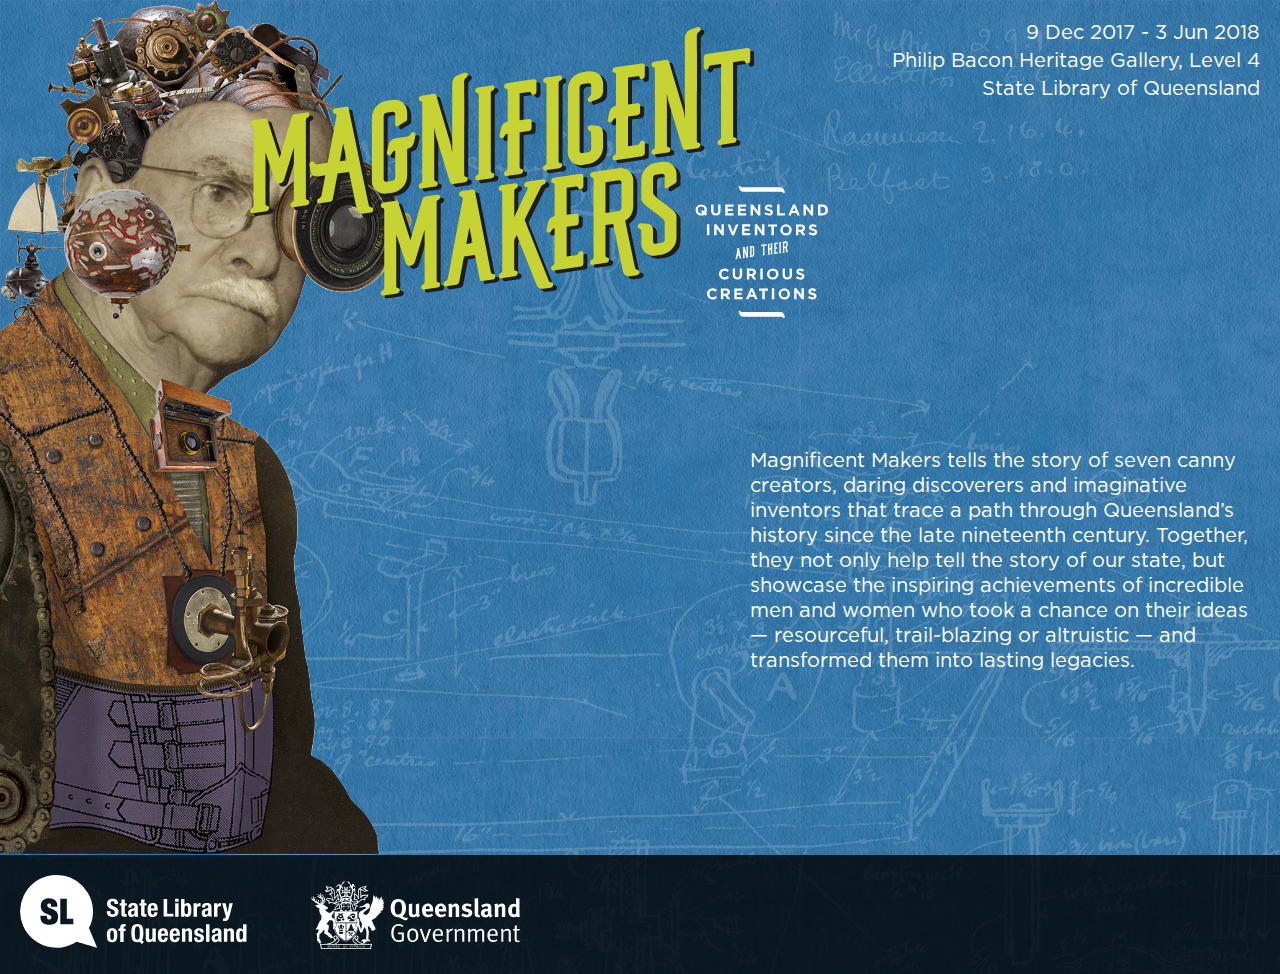
<file: placeholder.html>
<!DOCTYPE html>
<html lang="">
	<head>
	<meta charset="utf-8">
	<meta name="viewport" content="width=device-width, initial-scale=1.0">
	<title>Magnificent Makers @ SLQ</title>

<!-- Google Tag Manager -->
<script>(function(w,d,s,l,i){w[l]=w[l]||[];w[l].push({'gtm.start':
new Date().getTime(),event:'gtm.js'});var f=d.getElementsByTagName(s)[0],
j=d.createElement(s),dl=l!='dataLayer'?'&l='+l:'';j.async=true;j.src=
'https://www.googletagmanager.com/gtm.js?id='+i+dl;f.parentNode.insertBefore(j,f);
})(window,document,'script','dataLayer','GTM-WP2F37');</script>
<!-- End Google Tag Manager -->
	<!--<link rel="stylesheet" type="text/css" href="css/placeholder.css">-->
	<style>
@charset "UTF-8";
/*** FONTS ***/		
		
@font-face {
	font-family: 'privateer';
	src: url('../fonts/privateer-regular.woff') format('woff');
}
@font-face {
	font-family: 'gotham';
	src: url('../fonts/gotham-book.woff') format('woff');
}
@font-face {
	font-family: 'gotham';
	src: url('../fonts/gotham-book-italic.woff') format('woff');
	font-style: italic;
}
@font-face {
	font-family: 'gotham';
	src: url('../fonts/gotham-bold.woff') format('woff');
	font-weight: bold;
}
@font-face {
	font-family: 'gotham';
	src: url('../fonts/gotham-book-italic.woff') format('woff');
	font-weight: bold;
	font-style: italic;
}

		
/*** ANIMATIONS ***/
		
@keyframes airship-travel {
 0% {
 transform: translateX(-10vw);
}
 100% {
 transform: translateX(110vw);
}
}
 @keyframes airship-bob {
 0% {
 transform: translateY(0);
}
 100% {
 transform: translateY(2em);
}
}
/*** VIDEO ***/
		
.embed-container {
	display: grid;
	position: relative;
	align-items: start;
	overflow: hidden;
	max-width: 100%;
}
.embed-container iframe, .embed-container object, .embed-container embed {
	position: absolute;
	top: 0;
	left: 0;
	width: 100%;
	height: 100%;
	
}
/*** ASPECT RATIO HELPER ***/
/*		
		[style*="--aspect-ratio"] > :first-child {
  width: 100%;
}
[style*="--aspect-ratio"] > img {  
  height: auto;
} 
@supports (--custom:property) {
  [style*="--aspect-ratio"] {
    position: relative;
  }
  [style*="--aspect-ratio"]::before {
    content: "";
    display: block;
    padding-bottom: calc(100% / (var(--aspect-ratio)));
  }  
  [style*="--aspect-ratio"] > :first-child {
    position: absolute;
    top: 0;
    left: 0;
    height: 100%;
  }  
}
*/
		
/*** Global Styles ***/

body {
	font-family: 'gotham', sans-serif;
	margin: 0;
	padding: 0;
	font-size: 20px;
	background-size: cover, none;
	background-repeat: no-repeat, repeat;
	background-image: url(img/barton-background-white-trans.png), url(img/background-blue.jpg);
}
/*
        main {
			display: grid;
			grid-template-rows: 100vh;
        }*/
		
		
		
section {
	display: grid;
	grid-column-gap: 2rem;
 grid-template-columns: .7fr 1.5fr .25fr .5fr;
	grid-template-rows: 1fr 1fr;
}
/*** PROMO HEADER SPECIFIC ***/
        
#intro {
	grid-row: 1/1;
	padding-right: 1em;
}
#logo-slqmark {
	width: 80px;
	margin: 20px;
	grid-column: 1/1;
	grid-row: 1/1;
}
#steampunk-tunley {
	/*max-width: 65vw;*/
	height: 95vh;
	transform: translateX(-20vw);
	align-self: end;
	z-index: -1;
	grid-column: 1/3;
	grid-row: 1/3;
}
#steampunk-airship-container {
	position: absolute;
	overflow: hidden;
	top: 20vh;
	width: 100vw;
	animation: airship-bob 4s infinite alternate;
}
#steampunk-airship {
	position: relative;
	overflow: hidden;
	width: 15vw;
	min-width: 100px;
	animation: airship-travel 25s infinite linear;
}
#event-info p {
	margin-top: .25rem;
	margin-bottom: .25rem;
	width: 400px;
	text-align: right;
}
.dark {
	z-index: -10;
	color: white;
}
/*** LAYOUT ***/        
		
#intro hgroup {
	grid-column: 2/4;
	grid-row: 1/1;
}
#intro-text {
	grid-column: 3/5;
	grid-row: 2/2;
	line-height: 1.25;
}
#intro-video {
	grid-column: 2/2;
	grid-row: 2/3;
	margin-bottom: 2rem;
}
#event-info {
	margin-top: 1rem;
	grid-column: 4/4;
	grid-row: 1/1;
}
/*** FOOTER ***/		
		
footer {
	grid-row: 6/7;
	background: hsla(0,0%,0%,.8);
}
#logo-locked {
	width: 500px;
	min-width: 250px;
	margin: 20px;
}

@media screen and (min-width:1024px) {

}

@media screen and (min-width:768px) and (max-width:1024px) {
main {
	grid-template-rows: auto;
}
section {
	grid-template-rows: auto 300px;
}
#steampunk-tunley {
	height: 80vh;
	transform: translateX(-15vw);
	grid-column: 1/3;
	grid-row: 1/3;
}
#intro hgroup {
	grid-column: 2/5;
	grid-row: 1/1;
	margin-right: 5rem;
}
#intro-video {
	grid-column: 1/3;
	grid-row: 2/2;
	height: 400px;
	margin-left: 1em;
}
#event-info {
	margin-top: 1rem;
	grid-column: 3/4;
	grid-row: 5/5;
	width:350px;
	margin-bottom: 1em;
}
		#event-info p{
		text-align: left;
	}
#intro-text {
	grid-column: 3/5;
	grid-row: 2/2;
	
}
}

@media screen and (max-width:768px) {
main {
	grid-template-rows: auto;

}
section {	
 grid-template-rows: auto auto 350px auto;

}
#intro {
	margin-left: .5rem;
	margin-right: .5rem;
}
#intro hgroup {
	grid-column: 1/5;
	grid-row: 1/1;
	margin:0;
	margin-top: 0;
	padding-left: 2rem;
	padding-right: 0;
	width: 90vw;
	justify-self:center;
	align-self: end;
}
#intro-text {
	grid-column: 1/5;
	grid-row: 2/3;
}
#steampunk-tunley {
	transform: translateX(-30vw);
	grid-column: 1/3;
	grid-row: 1/2;
	height: 400px;
	width: auto;
	margin-top: 1em;
}
#intro-video {
	grid-column: 1/5;
	grid-row: 3/3;
	height: 400px;
}

	#event-info {
		grid-column: 1/5;
		grid-row: 5/5;
		margin-top: 2em;
		margin-bottom: 1em;
	}
	
#event-info p{
		text-align: left;
	
	}
	#logo-locked {
		width: 300px;
	}
}
/*
		@media screen and (max-width:600px) {
			main {
				display: block;
			}
			
			section {
				display: block;
				width: 100%;

				padding-left: .2em;
				padding-right: .2em;
			}
			
			#intro {
				margin-left: .2em;
				margin-right: 2em;
			}
			
			#intro hgroup {
				width: 100%;
				height: auto;
				margin: 0;
				padding: 0;
			}
			
			#steampunk-tunley {
				width:80%;
				height:auto;
			}
			
			#intro-video {
				height: 240px;
			}
			
			#event-info {
				width: auto;
			}
			
			#event-info p {
				width: auto;
			}
			
			#logo-locked {
				width: 300px;
			}
			
		}
*/
		

/*** TEST COLOURS ***/
	/*	
		#intro hgroup {
			background-color: hsla(0,0%,0%,0.4);
		}
		
		#steampunk-tunley {
		background-color: hsla(41,100%,50%,0.76);
		}
				#steampunk-airship-container {
				background-color: hsla(180,0%,100%,0.30); 
		}
				#intro-text {
			background: hsla(112,76%,50%,0.3);
		}
		section {
			background-color: hsla(81,64%,59%,0.40);
		} 
		
		.embed-container {
			background-color: hsla(314,64%,50%,0.47);
		} */
		
</style>
	</head>

	<body>
<!-- Google Tag Manager (noscript) -->
<noscript><iframe src="https://www.googletagmanager.com/ns.html?id=GTM-WP2F37"
height="0" width="0" style="display:none;visibility:hidden"></iframe></noscript>
<!-- End Google Tag Manager (noscript) -->
<main> 
      <!-- <img id="logo-slqmark" alt="logo - SLQ Mark" src="img/logo-slqmark.svg">-->
      <section id="intro" class="dark">
		  
    <hgroup>
          <h1 title="Magnificent Makers"> <img src="img/makers-title-subtitle-right.svg" alt="Magnificent Makers: Queensland Inventors and their curious creations"></h1>
        </hgroup> 
    <div id="event-info" >
          <p>9 Dec 2017 - 3 Jun 2018 </p>
          <p>Philip Bacon Heritage Gallery, Level 4</p>
          <p>State Library of Queensland</p>
        </div>
		  
    <div id="intro-video" class="embed-container" >
          <iframe src="https://player.vimeo.com/video/243041983" frameborder="0" webkitallowfullscreen mozallowfullscreen allowfullscreen></iframe>
        </div> 
    <div id="intro-text" class="bodytext"> 
          <!-- <p>We’re familiar with the old adage about necessity being the mother of invention — but necessity only tells part of the story. Great inventors and makers are often driven by a problem to be solved or a circumstance to be overcome but the fruits of their labour tell their own stories: tales of perseverance and innovation, beating the odds and changing the course of history.</p> -->
          <p>Magnificent Makers tells the story of seven canny creators, daring discoverers and imaginative inventors that trace a path through Queensland’s history since the late nineteenth century. Together, they not only help tell the story of our state, but showcase the inspiring achievements of incredible men and women who took a chance on their ideas — resourceful, trail-blazing or altruistic — and transformed them into lasting legacies.</p>
        </div>
    <object id="steampunk-tunley" type="image/svg+xml" data="img/steampunk-tunley.svg" title="Photo of Tunley with overlay of exbition elements with a steampunk style">
        </object>
   <!--<img id="steampunk-tunley" src="img/steampunk-tunley@0,5x.png" alt="test">-->
   <div id="steampunk-airship-container">
          <object id="steampunk-airship" type="image/svg+xml" data="img/steampunk-airship.svg">
      </object>
        </div>
  </section>
      <footer> <img id="logo-locked" alt="logo - SLQ and Queensland Government" src="img/logo-locked.svg"> </footer>
    </main>
</body>
</html>
</file>
<file: css/main.css>
/*** FONTS ***/

 /*
 @font-face {
     font-family: 'privateer';
     src: url('fonts/privateer-regular.woff') format('woff');
 } */

 @font-face {
     font-family: 'gotham';
     font-display: fallback;
     src: url('fonts/gotham-book.woff') format('woff');
 }

 @font-face {
     font-family: 'gotham';
     font-display: fallback;
     src: url('fonts/gotham-book-italic.woff') format('woff');
     font-style: italic;
 }

 @font-face {
     font-family: 'gotham';
     font-display: fallback;
     src: url('fonts/gotham-bold.woff') format('woff');
     font-weight: bold;
 }

 @font-face {
     font-family: 'gotham';
     font-display: fallback;
     src: url('fonts/gotham-book-italic.woff') format('woff');
     font-weight: bold;
     font-style: italic;
 }

 /*** VIDEO / EMBEDS ***/

 .embed-container {
     position: relative;
     padding-bottom: 56.25%;
     padding-top: 35px;
     height: 0;
     overflow: hidden;
 }

 .embed-container iframe,
 .embed-container object,
 .embed-container embed {
     position: absolute;
     top: 0;
     left: 0;
     width: 100%;
     height: 100%;
     border-style: none;
 }

 /*** GLOBAL ***/

 body {
     font-family: Helvetica, Arial, sans-serif;
     margin: 0;
     padding: 0;
     font-size: 20px;
     font-weight: 400;
     background: #3272a2;
 }

 figure {
     margin: 0;
 }

 section {
     padding-left: 1rem;
     padding-right: 1rem;
     padding-top: 2rem;
     padding-bottom: 1rem;
 }

 img {
     width: 100%;
 }

 figcaption {
     display: none;
 }

 .bodytext {
     display: block;
 }

 /*** Text Formatting ***/

 h2 {
     font-weight: bold;
     font-size: 2rem;
     margin-bottom: .2rem;
 }

 h3 {
     font-weight: normal;
     font-size: 1.2rem;
     margin-bottom: .3rem;
 }

 hgroup p {
     margin-top: .2rem;
     font-size: 1rem;
 }

 /*** NAV ***/

 #makerSelector {
     display: grid;
     background-color: hsla(0, 0%, 100%, .6);
     grid-template-columns: 1fr 1fr 1fr 1fr 1fr 1fr 1fr;
     justify-items: center;
 }

 #makerSelector figure {
     display: grid;
     width: 180px;
     margin: .4rem;
 }

 #makerSelector a {
     margin: 5px;
     align-self: center;
     color: black;
     text-decoration: none;
 }

 #makerSelector img {
     width: 180px;
 }

 #makerSelector p {
     margin: 0.2rem;
     text-align: center;
 }

 #makerSelector p:first-child {
     font-size: 1.2rem;
 }

 #makerSelector p:last-child {
     font-size: .9rem;
 }

 /*** SECTION GLOBAL ***/

 section:nth-child(even) {
     background: white;
 }

 section:nth-child(odd) {
     background-repeat: repeat;
     background-image: url(/img/background-blue.jpg);
     color: white;
 }

 /*** SECTION SPECIFIC ***/

 /*** INTRO ***/

 #intro {
     /* background: hsla(0, 100%, 80%, .4); */
 }

 #logo-slqmark {
     max-width: 5rem;
     margin: 1rem;
 }

 #intro .title {}

 #steampunk-airship-container {
     position: absolute;
     overflow: hidden;
     left: 0;
     top: 10vh;
     width: 100vw;
     animation: airship-bob 4s infinite alternate;
 }

 #steampunk-airship {
     position: relative;
     overflow: hidden;
     width: 15vw;
     min-width: 100px;
     animation: airship-travel 25s infinite linear;
 }

 #steampunk-tunley {
     margin-top: 1rem;
 }

 #event-info p {
     margin-top: .25rem;
     margin-bottom: .25rem;
 }

 /*** RESOURCES ***/

 table th {
     background: hsl(0, 0%, 90%);
     padding: .8rem .8rem .2rem .8rem;
 }

 /* Mobile */

 @media screen and (max-width: 768px) {
     footer .lower-links {
         padding-left: 0;
         flex-direction: row;
         flex-flow: wrap;
     }
 }

 /* Tablet & Desktop */

 @media screen and (min-width: 768px) {
     footer .lower-links {
         flex-direction: row;
         flex-flow: wrap;
     }
 }

 #contentOrigins {
     color: white;
 }

 #contentOrigins p {
     margin: 0;
 }

 #attributions h3 {
     font-size: 1.4rem;
     padding-top: .7rem;
 }

 #attributions h3:first-of-type {
     padding-top: .2rem;
     margin-top: 0rem;
 }

 #attributions h3 + h4 {
     margin-top: 0.2rem;
 }

 #attributions h4 {
     font-size: 1rem;
     font-weight: lighter;
     margin-top: .9rem;
     margin-bottom: 0;
 }

 #attributions p {
     font-size: .9rem;
     padding: .2rem 0;
 }

 #attributions b {
     font-style: italic;
 }

 #attributions i {
     font-style: normal;
 }

 #attributions i::before {
     display: block;
     content: "\A";
 }

 #attributions i::after {
     display: block;
     content: "\A";
 }


 /*** Layout ***/

 .site {
     max-width: 50em;
     margin: 0 auto;
 }

 @media screen and (max-width:600px) {}

 @media screen and (min-width:900px) {
     main {
         max-width: 100%;
     }

     .site {
         max-width: none;
     }

     section {
         clear: both;
     }

     .sectionContent {
         max-width: 1400px;
         margin: 0 auto;
         overflow: visible
     }

     /*** INTRO ***/
     #intro .title {
         width: 60%;
         float: right;
         padding-right: 3%;
         margin-top: -2rem;
     }

     #intro #event-info {
         display: none;
     }

     #intro .text {}

     #intro #steampunk-tunley {
         width: 57%;
         margin-left: -25%;
         float: left;
         margin-right: 3%;
         margin-top: 10%;
     }

     #intro #introVideo {
         width: 60%;
         padding-bottom: 30%;
     }

     /*** HUNTING ***/
     #hunting .portrait {
         width: 40%;
         float: right;
         margin-top: -6rem;
     }

     #hunting .bodytext {
         column-count: 3;
     }

     /*** TUNLEY ***/
     #tunley .portrait {
         width: 40%;
         float: left;
     }
     #tunley .blurb,
     #tunley .bodytext {
         width: 60%;
         float: right;
     }

     #tunley #interactiveGlobe {
         width: 60%;
         padding-bottom: 30%;
     }

     #tunley .digitalStory {
         clear: both;
     }

     /*** JENYNS ***/
     #jenyns .portrait {
         width: 35%;
         float: right;
         margin-top: -4em;
     }

     #jenyns .blurb {
         width: 35%;
         float: right;
     }

     #jenyns .bodytext {
         clear: both;
         column-count: 3;
     }

     #jenyns .hero {
         width: calc(30% - 2em);
         float: left;
         margin: 1em;
     }



     /*** MOTH ***/
     #moth .portrait {
         width: 30%;
         float: right;
     }

     #moth .hero {
         float: left;
         width: 40%;
         margin-right: 1rem;
         background: white;
         border-radius: 2px;
     }

     /*** BARTON ***/
     #barton .portrait {
         float: left;
         width: 30%;
     }

     #barton #factoryEtch {
         width: 50%;
         float: right;
     }

     #barton .bodytext {}

     /*** BRIMS ***/
     #brims .portrait {
         width: 30%;
         float: right;
     }

     #brims #boxCamera {
         width: 40%;
         float: left;
     }

     /*** CHANDRA ***/
     #chandra .portrait {
         width: 40%;
         float: left;
         margin-left: -100px;
     }

     #chandra #biteKit {
         width: 40%;
         float: right;
     }

     /*** DENNING ***/
     #denning hgroup {
         width: 66%;
     }

     #denning .portrait {
         width: 40%;
         float: right;
     }


     #denning .blurb {
         float: right;
         width: 57%;
         padding-right: 3%;

     }

     #denning .bodytext {
         width: 57%;
         padding-right: 3%;
     }

     #denning .stem {
         width: 40%;
         float: right;
         clear: right;
     }

     #denning .embed-container {
         clear: both;
     }

     #denning p:first-of-type {
         margin-top: 0;
         /* float:  right; */
     }

     /*** DOWNLOADS ***/
     #visit {
         width: 50%;

     }

     #visit #brochure {
         max-width: 350px;
     }

     #resources {
         max-width: 50%;
     }

 }


 /* SLQ Standard footer for microsites */

 /*** FOOTER ***/

 footer {
     display: flex;
     align-content: center;
     justify-content: center;
     flex-flow: wrap;
     padding-top: .8rem;
     padding-bottom: 2rem;
     background: hsla(0, 0%, 0%, .8);
 }

 footer #logos {
     display: inline-flex;
     justify-content: left;
     align-content: flex-start;
 }

 footer #logos a {
     display: flex;
     align-items: flex-start;
     margin: .5rem;
     max-width: 150px;
 }

 footer #logos img {
     height: 100%;
 }

 footer a {
     color: white;
     text-decoration: none;
     font-size: 1rem;
 }

 footer em {
     color: white;
 }

 footer ul {
     display: inline-flex;
     align-items: center;
     justify-content: center;
     flex-direction: column;
     list-style: none;
 }

 footer ul li {
     display: inline-flex;
     padding-top: .4rem;
     padding-left: .6rem;
     padding-right: .6rem;
     padding-bottom: .4rem;
 }

 /* Mobile */

 @media screen and (max-width: 768px) {
     footer ul {
         padding-left: 0;
         flex-direction: row;
         flex-flow: wrap;
     }
 }

 /* Tablet & Desktop */

 @media screen and (min-width: 768px) {
     footer ul {
         flex-direction: row;
         flex-flow: wrap;
     }
 }


 /*** TEMP LAYOUT COLOURS ***/

 /*h heavy highlighting */

 /*
 #makerSelector {
     display: grid;
     background-color: hsla(0, 0%, 100%, .6);
 }

 /* Medium highlighting */

 /*
 section, ol, dl, dt, #makerSelector a, #makerSelector p, figure {
   background-color: hsla(0, 0%, 100%, .25);
 }*/

 /* Light highlighting */

 /*
 p {
   background-color: hsla(0, 0%, 100%, .08);
 }*/

 /*** ANIMATIONS ***/

 @keyframes airship-travel {
     0% {
         transform: translateX(-10vw);
     }
     100% {
         transform: translateX(110vw);
     }
 }

 @keyframes airship-bob {
     0% {
         transform: translateY(0);
     }
     100% {
         transform: translateY(2em);
     }
 }
</file>
